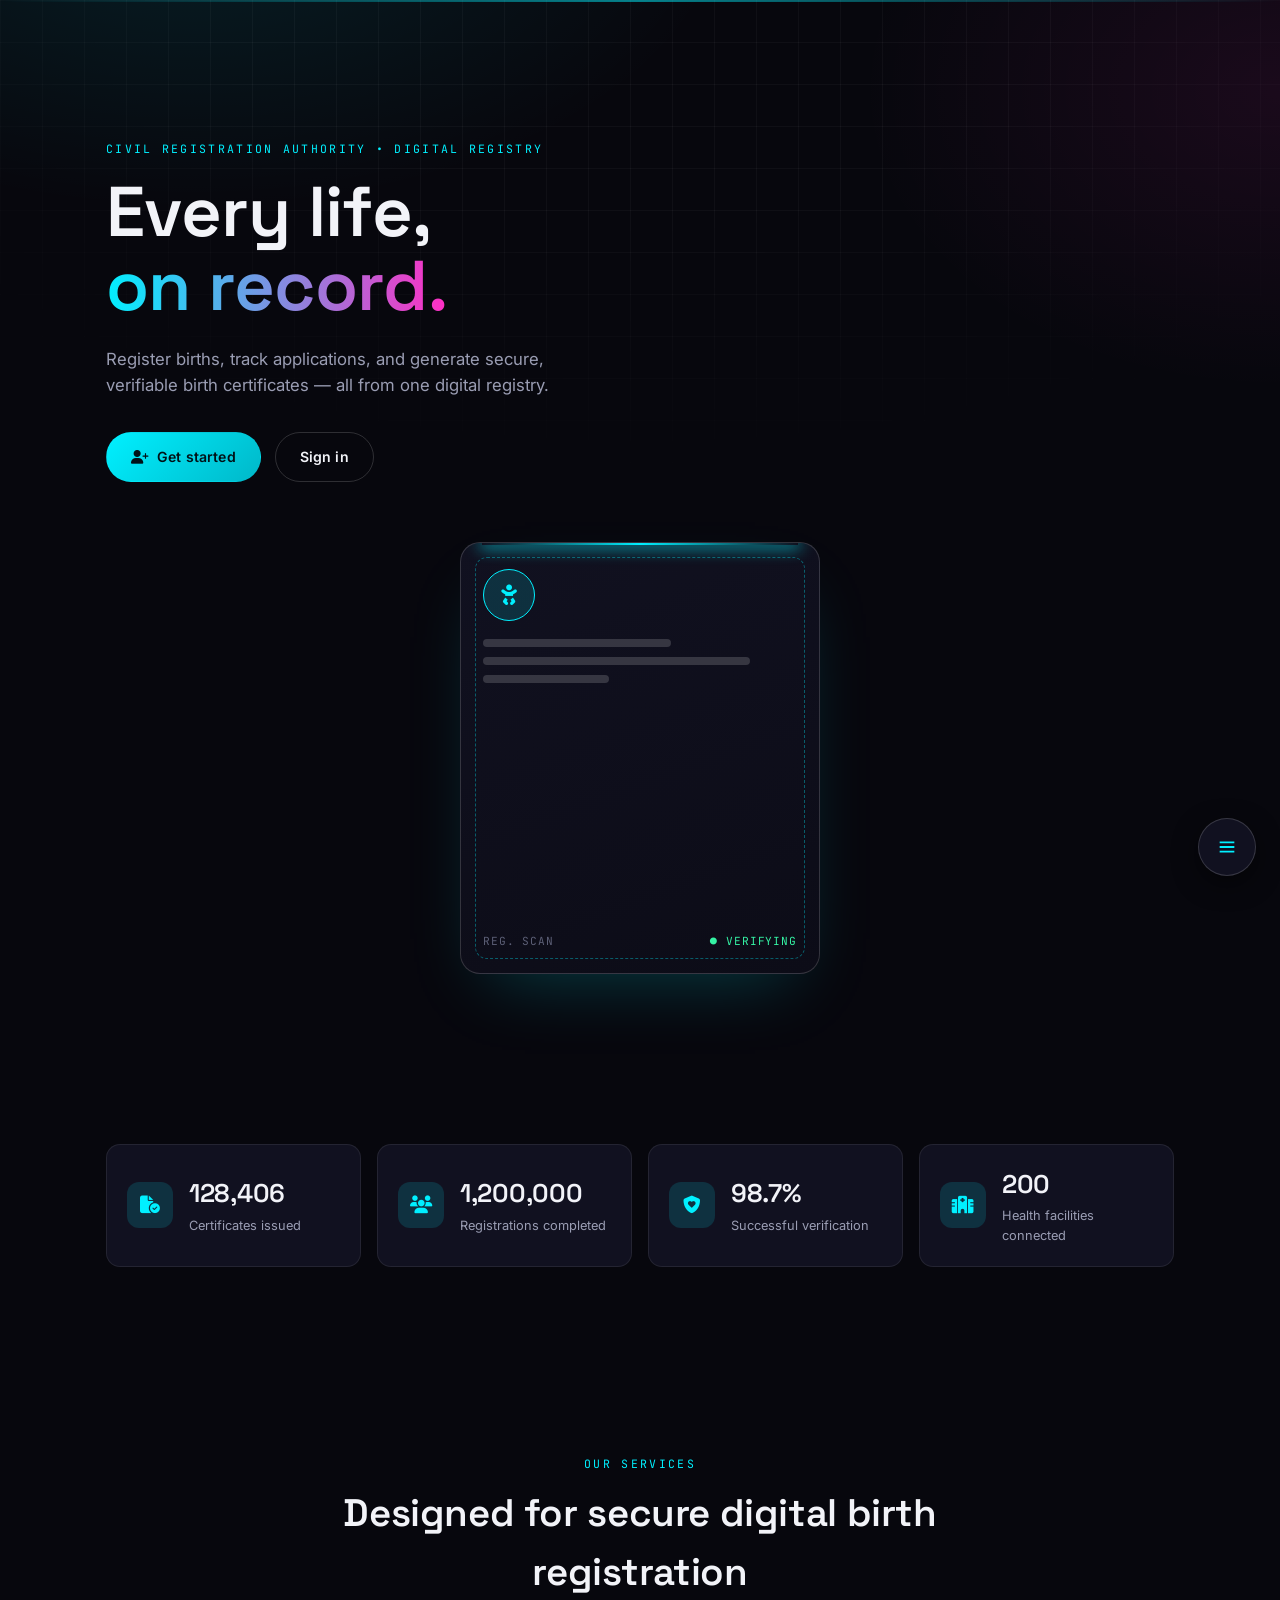
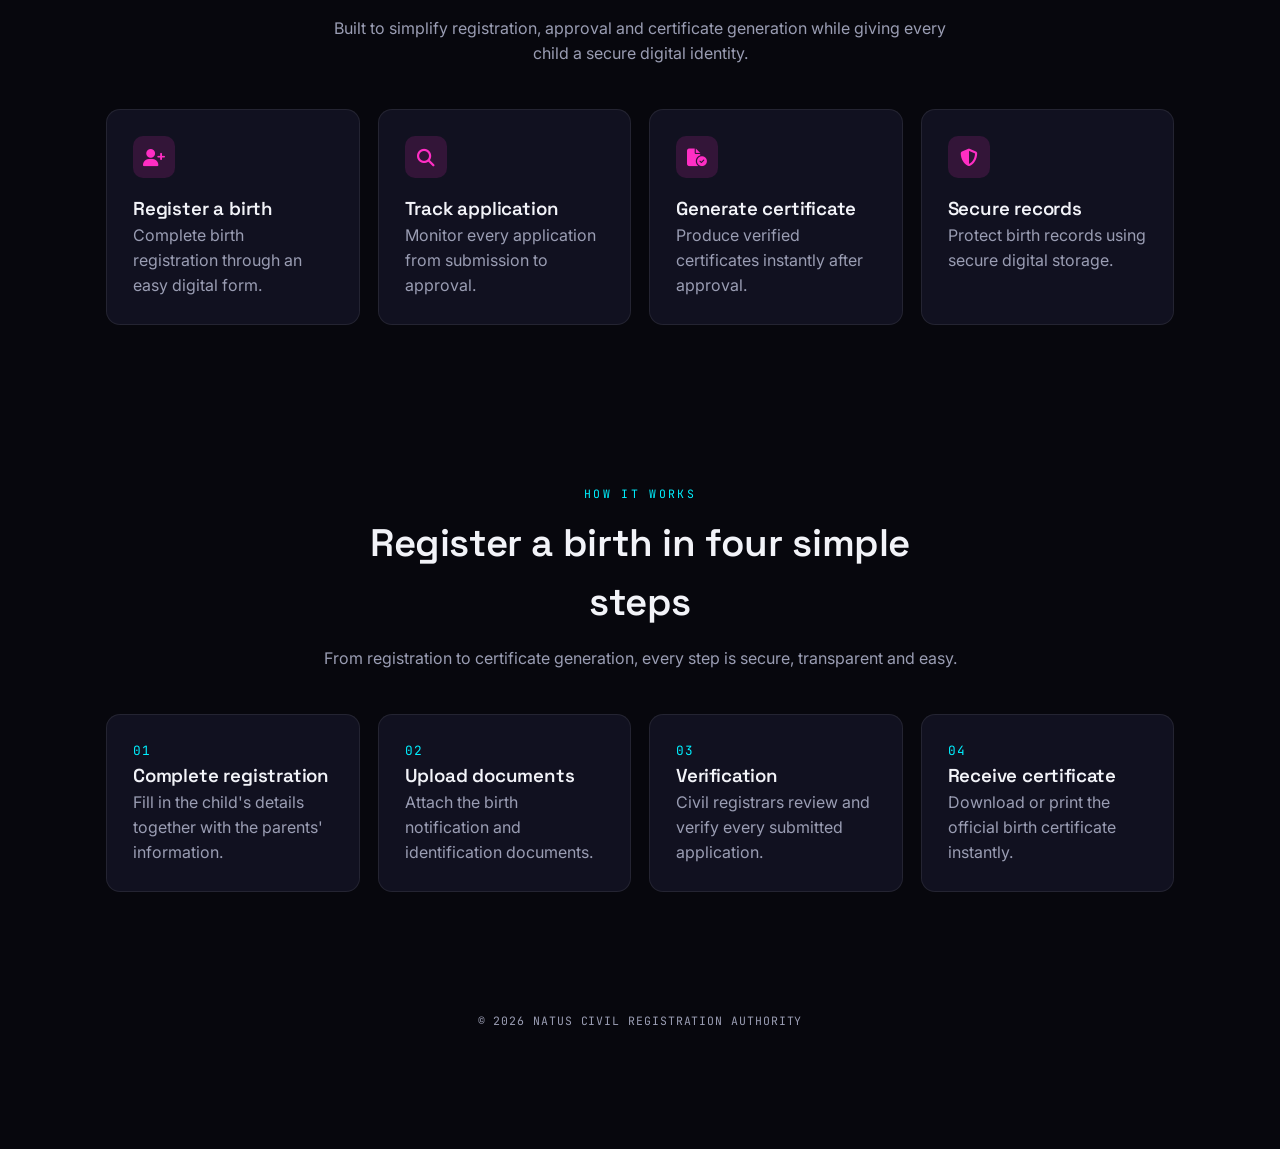
<file: birth/index.html>
<!DOCTYPE html>
<html lang="en">
<head>
<meta charset="UTF-8">
<meta name="viewport" content="width=device-width, initial-scale=1.0">
<title>NATUS | Civil Registration Authority</title>

<!-- Fonts: Space Grotesk carries headlines, Inter is body copy, JetBrains Mono is for "data" (ref numbers, dates) -->
<link rel="preconnect" href="https://fonts.googleapis.com">
<link rel="preconnect" href="https://fonts.gstatic.com" crossorigin>
<link href="https://fonts.googleapis.com/css2?family=Space+Grotesk:wght@500;600;700&family=Inter:wght@400;500;600&family=JetBrains+Mono:wght@400;500&display=swap" rel="stylesheet">
<link rel="stylesheet" href="https://cdnjs.cloudflare.com/ajax/libs/font-awesome/6.7.2/css/all.min.css">

<!-- Shared design system (see file for full section index) -->
<link rel="stylesheet" href="css/style.css">
</head>
<body>

<!-- Fixed neon grid + drifting scan-line behind everything, purely decorative -->
<div class="bg-atmosphere"></div>

<!-- ===================== HERO ===================== --> 
<section class="hero">
    <div class="container">
        <div class="reveal">
            <span class="eyebrow hero-tag">CIVIL REGISTRATION AUTHORITY &bull; DIGITAL REGISTRY</span>
            <h1>Every life,<br><span class="accent">on record.</span></h1>
            <p class="hero-text">
                Register births, track applications, and generate secure,
                verifiable birth certificates — all from one digital registry.
            </p>
            <div class="hero-buttons">
                <a href="signup.html" class="btn btn-primary">
                    <i class="fa-solid fa-user-plus"></i> Get started
                </a>
                <a href="login.html" class="btn btn-ghost">
                    Sign in 
                </a>
            </div>
        </div>

        <!-- Signature visual: an animated "ID scan" card — ties the neon
             theme directly back to the subject (identity verification) -->
        <div class="scan-id reveal">
            <div class="id-icon"><i class="fa-solid fa-baby"></i></div>
            <div class="id-lines"><span></span><span></span><span></span></div>
            <div class="scan-line"></div>
            <div class="id-status">
                <span>REG. SCAN</span>
                <span class="live">&#9679; VERIFYING</span>
            </div>
        </div>
    </div>
</section>

<!-- ===================== STATS ===================== -->
<section class="stats-section">
    <div class="container">
        <div class="stats-container">
            <div class="stat-card reveal">
                <i class="fa-solid fa-file-circle-check"></i>
                <div><h2 class="counter" data-target="128406">0</h2><p>Certificates issued</p></div>
            </div>
            <div class="stat-card reveal">
                <i class="fa-solid fa-users"></i>
                <div><h2 class="counter" data-target="1200000">0</h2><p>Registrations completed</p></div>
            </div>
            <div class="stat-card reveal">
                <i class="fa-solid fa-shield-heart"></i>
                <div><h2>98.7%</h2><p>Successful verification</p></div>
            </div>
            <div class="stat-card reveal">
                <i class="fa-solid fa-hospital"></i>
                <div><h2 class="counter" data-target="200">0</h2><p>Health facilities connected</p></div>
            </div>
        </div>
    </div>
</section>

<!-- ===================== FEATURES ===================== -->
<section class="features">
    <div class="container">
        <div class="section-title reveal">
            <span class="eyebrow">OUR SERVICES</span>
            <h2>Designed for secure digital birth registration</h2>
            <p>Built to simplify registration, approval and certificate generation while giving every child a secure digital identity.</p>
        </div>
        <div class="feature-grid">
            <div class="feature-card reveal">
                <div class="feature-icon"><i class="fa-solid fa-user-plus"></i></div>
                <h3>Register a birth</h3>
                <p>Complete birth registration through an easy digital form.</p>
            </div>
            <div class="feature-card reveal">
                <div class="feature-icon"><i class="fa-solid fa-magnifying-glass"></i></div>
                <h3>Track application</h3>
                <p>Monitor every application from submission to approval.</p>
            </div>
            <div class="feature-card reveal">
                <div class="feature-icon"><i class="fa-solid fa-file-circle-check"></i></div>
                <h3>Generate certificate</h3>
                <p>Produce verified certificates instantly after approval.</p>
            </div>
            <div class="feature-card reveal">
                <div class="feature-icon"><i class="fa-solid fa-shield-halved"></i></div>
                <h3>Secure records</h3>
                <p>Protect birth records using secure digital storage.</p>
            </div>
        </div>
    </div>
</section>

<!-- ===================== PROCESS ===================== -->
<section class="process">
    <div class="container">
        <div class="section-title reveal">
            <span class="eyebrow">HOW IT WORKS</span>
            <h2>Register a birth in four simple steps</h2>
            <p>From registration to certificate generation, every step is secure, transparent and easy.</p>
        </div>
        <div class="process-grid">
            <div class="process-card reveal"><div class="step-number">01</div><h3>Complete registration</h3><p>Fill in the child's details together with the parents' information.</p></div>
            <div class="process-card reveal"><div class="step-number">02</div><h3>Upload documents</h3><p>Attach the birth notification and identification documents.</p></div>
            <div class="process-card reveal"><div class="step-number">03</div><h3>Verification</h3><p>Civil registrars review and verify every submitted application.</p></div>
            <div class="process-card reveal"><div class="step-number">04</div><h3>Receive certificate</h3><p>Download or print the official birth certificate instantly.</p></div>
        </div>
    </div>
</section>

<footer style="padding:40px 0 120px; text-align:center;">
    <p class="mono" style="font-size:.72rem; letter-spacing:.08em;">&copy; 2026 NATUS CIVIL REGISTRATION AUTHORITY</p>
</footer>

<script src="js/app.js"></script>
<script>
    // Floating nav: on the landing page nobody is logged in yet, so we only
    // offer the entry points into the system.
    Natus.nav.init([
        { label: 'Home',    href: 'index.html',  icon: 'fa-house',        current: true },
        { label: 'Sign up',  href: 'signup.html', icon: 'fa-user-plus' },
        { label: 'Sign in',  href: 'login.html',  icon: 'fa-right-to-bracket' },
    ]);

    // Scroll-reveal + animated counters, both defined in app.js
    Natus.fx.initReveal();
    Natus.fx.initCounters();
</script>
</body>
</html>
</file>
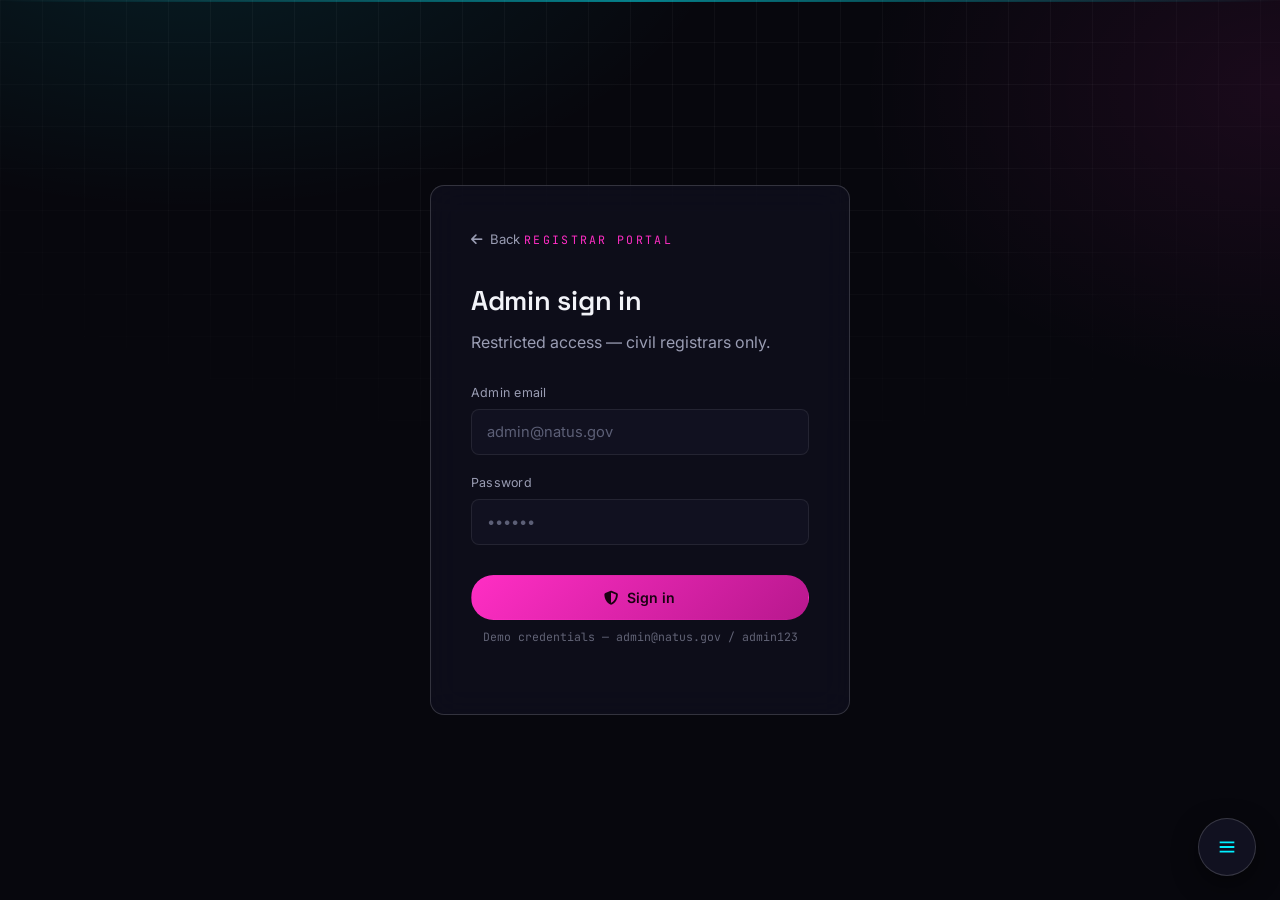
<file: birth/admin-login.html>
<!DOCTYPE html>
<html lang="en">
<head>
<meta charset="UTF-8">
<meta name="viewport" content="width=device-width, initial-scale=1.0">
<title>Admin Sign In | NATUS</title>
<link rel="preconnect" href="https://fonts.googleapis.com">
<link rel="preconnect" href="https://fonts.gstatic.com" crossorigin>
<link href="https://fonts.googleapis.com/css2?family=Space+Grotesk:wght@500;600;700&family=Inter:wght@400;500;600&family=JetBrains+Mono:wght@400;500&display=swap" rel="stylesheet">
<link rel="stylesheet" href="https://cdnjs.cloudflare.com/ajax/libs/font-awesome/6.7.2/css/all.min.css">
<link rel="stylesheet" href="css/style.css">
</head>
<body>
<div class="bg-atmosphere"></div>

<div class="auth-container">
    <div class="auth-card reveal is-visible">
        <a href="login.html" class="back-btn"><i class="fa-solid fa-arrow-left"></i> Back</a>

        <span class="eyebrow" style="color:var(--magenta);">REGISTRAR PORTAL</span>
        <h1 style="margin-top:8px;">Admin sign in</h1>
        <p>Restricted access — civil registrars only.</p>

        <form id="adminLoginForm" novalidate>
            <div class="field">
                <label for="email">Admin email</label>
                <input type="email" id="email" required placeholder="admin@natus.gov">
            </div>
            <div class="field">
                <label for="password">Password</label>
                <input type="password" id="password" required placeholder="&bull;&bull;&bull;&bull;&bull;&bull;">
            </div>
            <div class="field-error" id="formError"></div>
            <button type="submit" class="btn btn-magenta btn-block">
                <i class="fa-solid fa-shield-halved"></i> Sign in
            </button>
        </form>

        <p class="auth-switch" style="font-family:var(--font-mono); font-size:.72rem; opacity:.6;">
            Demo credentials — admin@natus.gov / admin123
        </p>
    </div>
</div>

<script src="js/app.js"></script>
<script>
    Natus.nav.init([
        { label: 'Home',        href: 'index.html', icon: 'fa-house' },
        { label: 'Admin sign in', href: 'admin-login.html', icon: 'fa-shield-halved', current: true },
    ]);

    const form = document.getElementById('adminLoginForm');
    const errorEl = document.getElementById('formError');

    form.addEventListener('submit', (e) => {
        e.preventDefault();
        errorEl.textContent = '';
        const email = document.getElementById('email').value.trim();
        const password = document.getElementById('password').value;

        try {
            const user = Natus.auth.adminLogin(email, password);
            Natus.toast(`Welcome, ${user.name.split(' ')[0]}.`, 'ok');
            setTimeout(() => { window.location.href = 'admindash.html'; }, 600);
        } catch (err){
            errorEl.textContent = err.message;
        }
    });
</script>
</body>
</html>
</file>
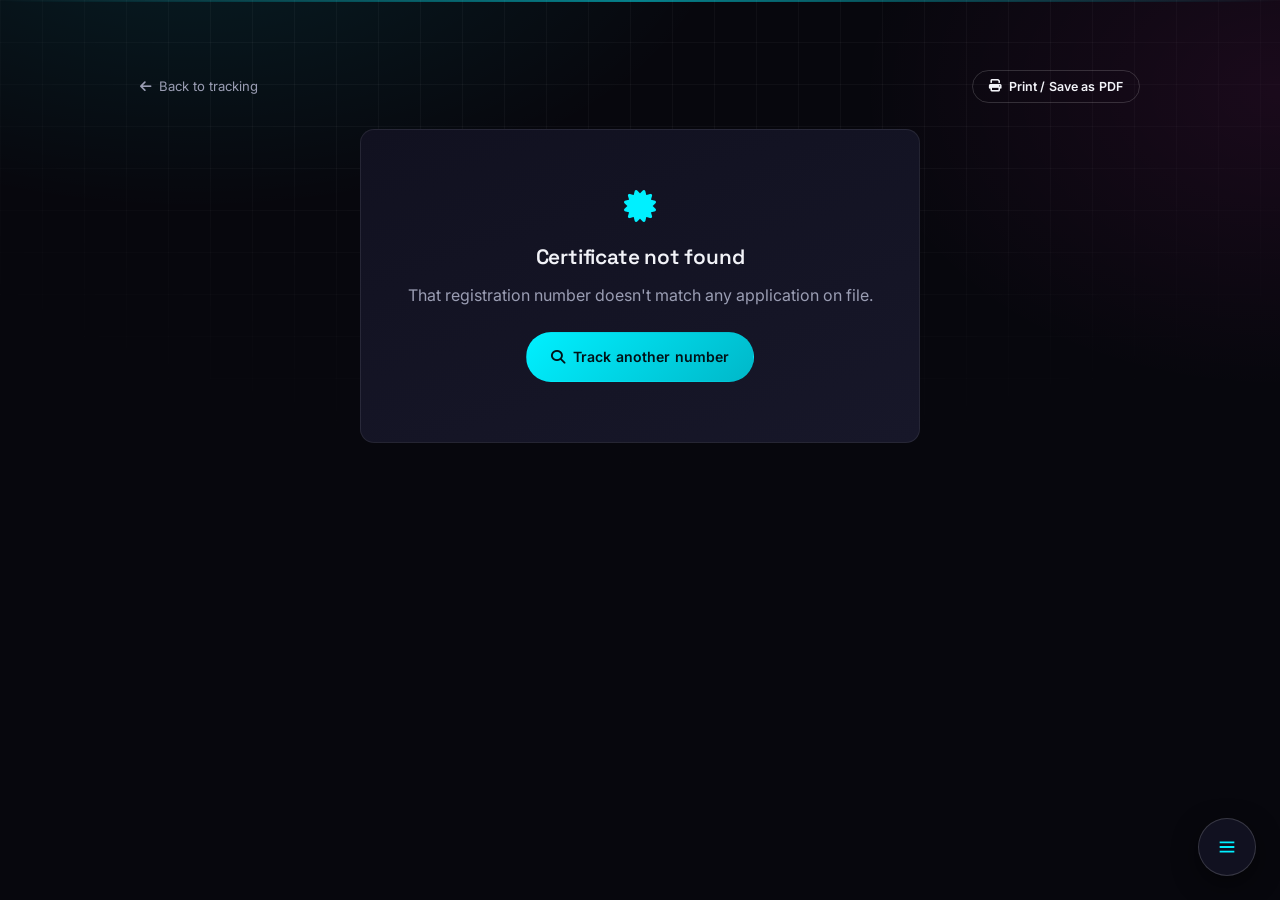
<file: birth/certificate.html>
<!DOCTYPE html>
<html lang="en">
<head>
<meta charset="UTF-8">
<meta name="viewport" content="width=device-width, initial-scale=1.0">
<title>Certificate | NATUS</title>
<link rel="preconnect" href="https://fonts.googleapis.com">
<link rel="preconnect" href="https://fonts.gstatic.com" crossorigin>
<link href="https://fonts.googleapis.com/css2?family=Space+Grotesk:wght@500;600;700&family=Inter:wght@400;500;600&family=JetBrains+Mono:wght@400;500&family=Playfair+Display:wght@600;700;800&family=Cormorant+Garamond:ital,wght@500;600;700&display=swap" rel="stylesheet">
<link rel="stylesheet" href="https://cdnjs.cloudflare.com/ajax/libs/font-awesome/6.7.2/css/all.min.css">
<link rel="stylesheet" href="css/style.css">
</head>
<body>
<div class="bg-atmosphere"></div>

<main class="cert-page">
    <div class="cert-toolbar reveal is-visible">
        <a href="records.html" class="back-btn"><i class="fa-solid fa-arrow-left"></i> Back to tracking</a>
        <button class="btn btn-ghost btn-sm" id="printBtn"><i class="fa-solid fa-print"></i> Print / Save as PDF</button>
    </div>
    <div id="certRoot"></div>
</main>

<script src="js/app.js"></script>
<script>
    const session = Natus.auth.getSession();
    Natus.nav.init(session
        ? (session.role === 'admin'
            ? [{ label:'Dashboard', href:'admindash.html', icon:'fa-chart-line' }, { label:'Records', href:'records.html', icon:'fa-box-archive' }]
            : [{ label:'Dashboard', href:'userdash.html', icon:'fa-house' }, { label:'Track status', href:'records.html', icon:'fa-magnifying-glass' }])
        : [{ label:'Home', href:'index.html', icon:'fa-house' }, { label:'Track status', href:'records.html', icon:'fa-magnifying-glass' }]);

    // spells out a date the way formal registry documents usually do,
    // e.g. "18th day of July, Two Thousand and Twenty-Six"
    const MONTHS = ['January','February','March','April','May','June','July','August','September','October','November','December'];
    const ONES = ['','one','two','three','four','five','six','seven','eight','nine','ten','eleven','twelve','thirteen','fourteen','fifteen','sixteen','seventeen','eighteen','nineteen'];
    const TENS = ['','','twenty','thirty','forty','fifty','sixty','seventy','eighty','ninety'];

    function ordinal(n){
        const v = n % 100;
        if (v >= 11 && v <= 13) return n + 'th';
        return n + (['th','st','nd','rd'][n % 10] || 'th');
    }
    function twoDigitWords(n){
        if (n < 20) return ONES[n];
        return TENS[Math.floor(n / 10)] + (n % 10 ? '-' + ONES[n % 10] : '');
    }
    function yearInWords(year){
        const thousands = Math.floor(year / 1000);
        const rest = year % 1000;
        const hundreds = Math.floor(rest / 100);
        const tail = rest % 100;
        let words = twoDigitWords(thousands) + ' thousand';
        if (hundreds) words += ' ' + ONES[hundreds] + ' hundred';
        if (tail) words += ' and ' + twoDigitWords(tail);
        return words.split(' ').map(w => w === 'and' ? w : w[0].toUpperCase() + w.slice(1)).join(' ');
    }
    function formatDob(dob){
        const d = new Date(dob + 'T00:00:00');
        return `${ordinal(d.getDate())} day of ${MONTHS[d.getMonth()]}, ${yearInWords(d.getFullYear())}`;
    }

    const ref = (new URLSearchParams(location.search).get('ref') || '').toUpperCase();
    const record = ref ? Natus.db.findApplication(ref) : null;
    const root = document.getElementById('certRoot');

    if (!record || record.status !== 'approved'){
        root.innerHTML = `
            <div class="card cert-unavailable reveal is-visible">
                <i class="fa-solid fa-certificate" style="font-size:2rem; color:var(--cyan);"></i>
                <h2 style="margin-top:16px; font-size:1.3rem;">${!record ? 'Certificate not found' : 'Certificate not yet available'}</h2>
                <p style="margin-top:10px;">${!record
                    ? "That registration number doesn't match any application on file."
                    : `This application is still ${record.status}. A certificate is issued once the registry approves it.`}</p>
                <a href="records.html" class="btn btn-primary" style="margin-top:24px;"><i class="fa-solid fa-magnifying-glass"></i> Track another number</a>
            </div>`;
    } else {
        const issuedDate = new Date(record.submittedAt);
        root.innerHTML = `
            <div class="cert-sheet reveal is-visible">
                <div class="cert-spine">
                    <div class="cert-mark"></div>
                    <div class="cert-vertical">Civil Registration Authority &middot; Republic Registry</div>
                    <div class="cert-seal"><i class="fa-solid fa-dove"></i></div>
                </div>
                <div class="cert-main">
                    <div class="cert-header">
                        <span class="authority">NATUS &middot; Office of Vital Records</span>
                        <span class="regno mono">${record.regNo}</span>
                    </div>
                    <div class="cert-title">
                        <span class="kicker">Extract of the civil register</span>
                        <h1>Certificate of Birth</h1>
                        <div class="rule"></div>
                    </div>
                    <p class="cert-narrative">
                        <span class="drop">T</span>his is to certify that <strong>${record.childFirstName} ${record.childLastName}</strong>
                        was born a ${record.gender ? record.gender.toLowerCase() : ''} child on the ${formatDob(record.dob)},
                        at <strong>${record.hospital || 'a registered facility'}</strong>, to
                        <strong>${record.motherName || '—'}</strong> and <strong>${record.fatherName || '—'}</strong>,
                        and that this birth stands duly entered in the civil register of the Republic under the
                        reference shown above.
                    </p>
                    <div class="cert-fields">
                        <div class="f"><span>Date of birth</span><strong>${record.dob || '—'}</strong></div>
                        <div class="f"><span>Gender</span><strong>${record.gender || '—'}</strong></div>
                        <div class="f"><span>Place of birth</span><strong>${record.hospital || '—'}</strong></div>
                    </div>
                    <div class="cert-footer">
                        <span class="issued">Issued ${issuedDate.toLocaleDateString(undefined, { year:'numeric', month:'long', day:'numeric' })}</span>
                        <div class="signature">
                            <div class="sig-name">R. Adeyemi</div>
                            <div class="sig-line"></div>
                            <div class="sig-role">Registrar, NATUS</div>
                        </div>
                    </div>
                </div>
            </div>`;
    }

    document.getElementById('printBtn').addEventListener('click', () => window.print());
</script>
</body>
</html>
</file>
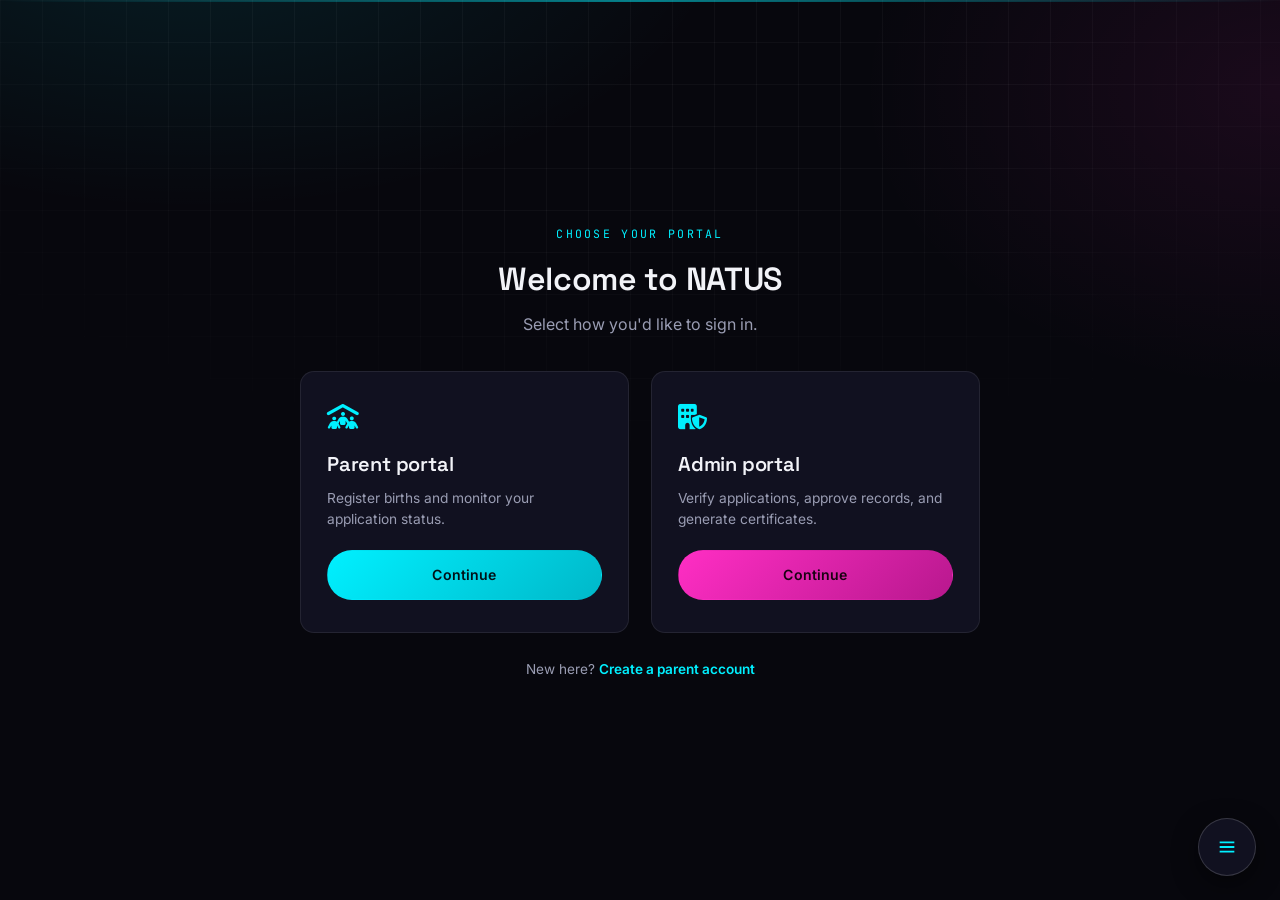
<file: birth/login.html>
<!DOCTYPE html>
<html lang="en">
<head>
<meta charset="UTF-8">
<meta name="viewport" content="width=device-width, initial-scale=1.0">
<title>Sign in | NATUS</title>
<link rel="preconnect" href="https://fonts.googleapis.com">
<link rel="preconnect" href="https://fonts.gstatic.com" crossorigin>
<link href="https://fonts.googleapis.com/css2?family=Space+Grotesk:wght@500;600;700&family=Inter:wght@400;500;600&family=JetBrains+Mono:wght@400;500&display=swap" rel="stylesheet">
<link rel="stylesheet" href="https://cdnjs.cloudflare.com/ajax/libs/font-awesome/6.7.2/css/all.min.css">
<link rel="stylesheet" href="css/style.css">
</head>
<body>
<div class="bg-atmosphere"></div>

<div class="auth-container">
    <div style="width:min(680px, 100%);">
        <div class="reveal is-visible" style="text-align:center; margin-bottom:10px;">
            <span class="eyebrow">CHOOSE YOUR PORTAL</span>
            <h1 style="margin-top:10px; font-size:2rem;">Welcome to NATUS</h1>
            <p style="margin-top:8px;">Select how you'd like to sign in.</p>
        </div>

        <div class="portal-grid">
            <!-- Parent / applicant portal -->
            <div class="portal-card reveal is-visible">
                <i class="fa-solid fa-people-roof"></i>
                <h2>Parent portal</h2>
                <p>Register births and monitor your application status.</p>
                <a href="parentlog.html" class="btn btn-primary btn-block">Continue</a>
            </div>

            <!-- Registrar / admin portal -->
            <div class="portal-card reveal is-visible">
                <i class="fa-solid fa-building-shield"></i>
                <h2>Admin portal</h2>
                <p>Verify applications, approve records, and generate certificates.</p>
                <a href="admin-login.html" class="btn btn-magenta btn-block">Continue</a>
            </div>
        </div>

        <p style="text-align:center; margin-top:26px; font-size:.85rem;">
            New here? <a href="signup.html" style="color:var(--cyan); font-weight:600;">Create a parent account</a>
        </p>
    </div>
</div>

<script src="js/app.js"></script>
<script>
    Natus.nav.init([
        { label: 'Home',    href: 'index.html', icon: 'fa-house' },
        { label: 'Sign up',  href: 'signup.html', icon: 'fa-user-plus' },
        { label: 'Sign in',  href: 'login.html',  icon: 'fa-right-to-bracket', current: true },
    ]);
</script>
</body>
</html>
</file>
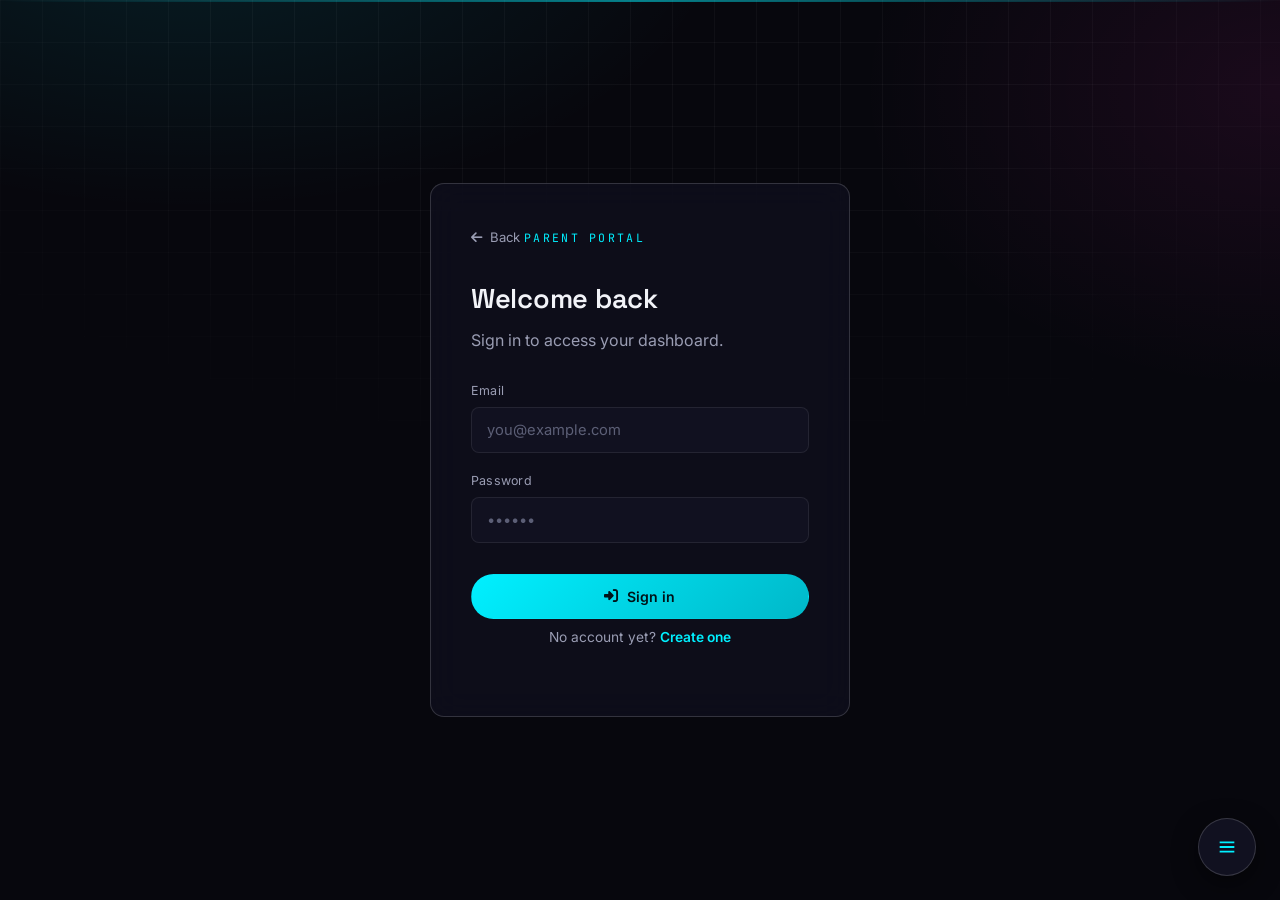
<file: birth/parentlog.html>
<!DOCTYPE html>
<html lang="en">
<head>
<meta charset="UTF-8">
<meta name="viewport" content="width=device-width, initial-scale=1.0">
<title>Parent Sign In | NATUS</title>
<link rel="preconnect" href="https://fonts.googleapis.com">
<link rel="preconnect" href="https://fonts.gstatic.com" crossorigin>
<link href="https://fonts.googleapis.com/css2?family=Space+Grotesk:wght@500;600;700&family=Inter:wght@400;500;600&family=JetBrains+Mono:wght@400;500&display=swap" rel="stylesheet">
<link rel="stylesheet" href="https://cdnjs.cloudflare.com/ajax/libs/font-awesome/6.7.2/css/all.min.css">
<link rel="stylesheet" href="css/style.css">
</head>
<body>
<div class="bg-atmosphere"></div>

<div class="auth-container">
    <div class="auth-card reveal is-visible">
        <a href="login.html" class="back-btn"><i class="fa-solid fa-arrow-left"></i> Back</a>

        <span class="eyebrow">PARENT PORTAL</span>
        <h1 style="margin-top:8px;">Welcome back</h1>
        <p>Sign in to access your dashboard.</p>

        <form id="loginForm" novalidate>
            <div class="field">
                <label for="email">Email</label>
                <input type="email" id="email" required placeholder="you@example.com">
            </div>
            <div class="field">
                <label for="password">Password</label>
                <input type="password" id="password" required placeholder="&bull;&bull;&bull;&bull;&bull;&bull;">
            </div>
            <div class="field-error" id="formError"></div>
            <button type="submit" class="btn btn-primary btn-block">
                <i class="fa-solid fa-right-to-bracket"></i> Sign in
            </button>
        </form>

        <p class="auth-switch">No account yet? <a href="signup.html">Create one</a></p>
    </div>
</div>

<script src="js/app.js"></script>
<script>
    Natus.nav.init([
        { label: 'Home',    href: 'index.html', icon: 'fa-house' },
        { label: 'Sign up',  href: 'signup.html', icon: 'fa-user-plus' },
        { label: 'Sign in',  href: 'login.html',  icon: 'fa-right-to-bracket', current: true },
    ]);

    const form = document.getElementById('loginForm');
    const errorEl = document.getElementById('formError');

    form.addEventListener('submit', (e) => {
        e.preventDefault();
        errorEl.textContent = '';
        const email = document.getElementById('email').value.trim();
        const password = document.getElementById('password').value;

        try {
            const user = Natus.auth.login(email, password);
            Natus.toast(`Welcome back, ${user.name.split(' ')[0]}!`, 'ok');
            setTimeout(() => { window.location.href = 'userdash.html'; }, 600);
        } catch (err){
            errorEl.textContent = err.message;
        }
    });
</script>
</body>
</html>
</file>
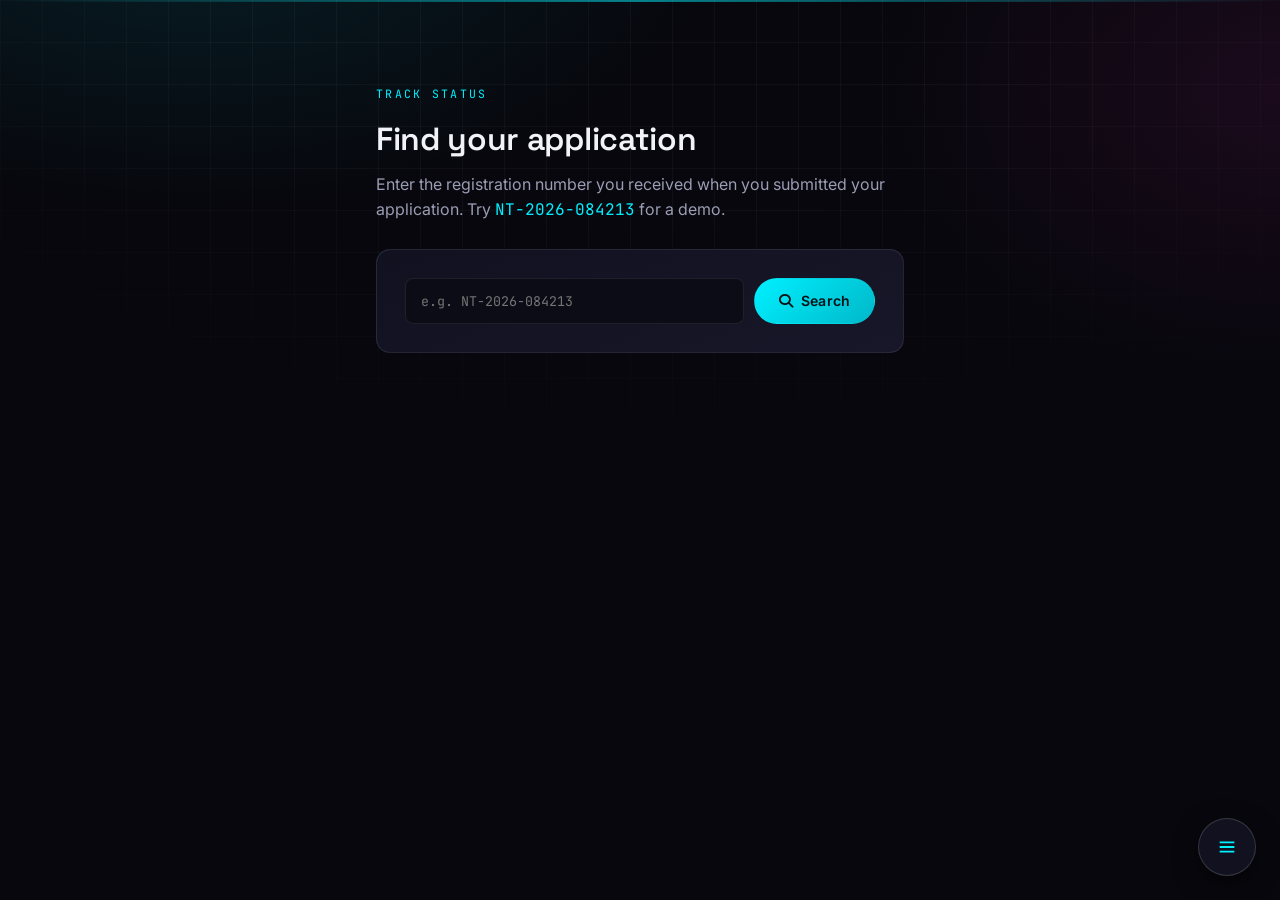
<file: birth/records.html>
<!DOCTYPE html>
<html lang="en">
<head>
<meta charset="UTF-8">
<meta name="viewport" content="width=device-width, initial-scale=1.0">
<title>Track Application | NATUS</title>
<link rel="preconnect" href="https://fonts.googleapis.com">
<link rel="preconnect" href="https://fonts.gstatic.com" crossorigin>
<link href="https://fonts.googleapis.com/css2?family=Space+Grotesk:wght@500;600;700&family=Inter:wght@400;500;600&family=JetBrains+Mono:wght@400;500&display=swap" rel="stylesheet">
<link rel="stylesheet" href="https://cdnjs.cloudflare.com/ajax/libs/font-awesome/6.7.2/css/all.min.css">
<link rel="stylesheet" href="css/style.css">
<style>
    /* Page-specific: a small vertical status timeline for one record */
    .timeline{ margin-top: 34px; position: relative; padding-left: 30px; }
    .timeline::before{ content:''; position:absolute; left:8px; top:4px; bottom:4px; width:2px; background:var(--border-strong); }
    .t-item{ position: relative; padding-bottom: 30px; }
    .t-item:last-child{ padding-bottom: 0; }
    .t-item::before{
        content:''; position:absolute; left:-30px; top:2px; width:18px; height:18px; border-radius:50%;
        background: var(--surface); border: 2px solid var(--border-strong);
    }
    .t-item.done::before{ background: var(--ok); border-color: var(--ok); box-shadow: 0 0 10px rgba(53,242,164,.5); }
    .t-item.rejected::before{ background: var(--danger); border-color: var(--danger); }
    .t-item.current::before{ background: var(--cyan); border-color: var(--cyan); box-shadow: 0 0 0 5px rgba(0,240,255,.15); }
    .t-item h4{ font-size: 1rem; }
    .t-item .date{ font-family: var(--font-mono); font-size: .75rem; color: var(--text-faint); margin-top: 3px; }
    .t-item p{ margin-top: 6px; font-size: .85rem; max-width: 44ch; }
</style>
</head>
<body>
<div class="bg-atmosphere"></div>

<main class="container" style="padding-top:80px; padding-bottom:120px; max-width:640px;">
    <div class="reveal is-visible">
        <span class="eyebrow">TRACK STATUS</span>
        <h1 style="margin-top:10px; font-size:2rem;">Find your application</h1>
        <p style="margin-top:8px;">
            Enter the registration number you received when you submitted your application.
            Try <span class="mono" style="color:var(--cyan);">NT-2026-084213</span> for a demo.
        </p>
    </div>

    <div class="card card-glow reveal is-visible" style="margin-top:26px;">
        <div style="display:flex; gap:10px;">
            <input type="text" id="trackInput" placeholder="e.g. NT-2026-084213"
                   style="flex:1; background:var(--bg-soft); border:1px solid var(--border); color:var(--text); padding:13px 15px; border-radius:var(--radius-sm); font-family:var(--font-mono);">
            <button class="btn btn-primary" id="trackBtn"><i class="fa-solid fa-magnifying-glass"></i> Search</button>
        </div>
        <div id="trackResult"></div>
    </div>
</main>

<script src="js/app.js"></script>
<script>
    // This page is public — a parent tracking a record doesn't need an
    // account, and an admin browsing here doesn't need re-authenticating.
    // We build the nav to match whoever (if anyone) is currently signed in.
    const session = Natus.auth.getSession();
    const navLinks = session
        ? (session.role === 'admin'
            ? [{ label:'Dashboard', href:'admindash.html', icon:'fa-chart-line' },
               { label:'Records', href:'records.html', icon:'fa-box-archive', current:true },
               { label:'Reports', href:'reports.html', icon:'fa-file-lines' }]
            : [{ label:'Dashboard', href:'userdash.html', icon:'fa-house' },
               { label:'Register a birth', href:'register.html', icon:'fa-file-circle-plus' },
               { label:'Track status', href:'records.html', icon:'fa-magnifying-glass', current:true }])
        : [{ label:'Home', href:'index.html', icon:'fa-house' },
           { label:'Sign in', href:'login.html', icon:'fa-right-to-bracket' },
           { label:'Track status', href:'records.html', icon:'fa-magnifying-glass', current:true }];
    Natus.nav.init(navLinks);

    const input = document.getElementById('trackInput');
    const btn = document.getElementById('trackBtn');
    const result = document.getElementById('trackResult');

    function search(){
        const val = input.value.trim().toUpperCase();
        const rec = Natus.db.findApplication(val);

        if (!rec){
            result.innerHTML = `<p style="text-align:center; margin-top:30px;">No application found for that reference number. Double-check and try again.</p>`;
            return;
        }

        const stages = [
            { key:'submitted', label:'Submitted', desc:'Registration received by the registry.' },
            { key:'review',    label:'Under review', desc:'A registrar is verifying the submission.' },
            { key:'decided',   label: rec.status === 'rejected' ? 'Rejected' : 'Verified', desc: rec.status === 'rejected' ? 'The submission needs correction — contact your registration center.' : 'Details confirmed and entered into the civil registry.' },
            { key:'issued',    label:'Certificate issued', desc:'Certificate is ready to download or collect.' },
        ];
        // map status -> how many stages are "done"
        const doneCount = rec.status === 'pending' ? 1 : rec.status === 'rejected' ? 2 : 4;

        result.innerHTML = `
            <div style="margin-top:30px; display:flex; justify-content:space-between; align-items:baseline;">
                <div><h3 style="font-size:1.15rem;">${rec.childFirstName} ${rec.childLastName}</h3><span class="ref mono" style="color:var(--cyan); font-size:.8rem;">${rec.regNo}</span></div>
                <span class="badge ${rec.status}">${rec.status}</span>
            </div>
            <div class="timeline">
                ${stages.map((s,i) => {
                    const cls = rec.status === 'rejected' && i === 2 ? 'rejected'
                              : i < doneCount ? 'done'
                              : i === doneCount && rec.status === 'pending' ? 'current' : '';
                    return `<div class="t-item ${cls}"><h4>${s.label}</h4><div class="date">${i < doneCount ? new Date(rec.submittedAt).toLocaleDateString() : 'Pending'}</div><p>${s.desc}</p></div>`;
                }).join('')}
            </div>
            ${rec.status === 'approved' ? `<a href="certificate.html?ref=${rec.regNo}" class="btn btn-primary btn-block" style="margin-top:24px;"><i class="fa-solid fa-certificate"></i> View certificate</a>` : ''}
        `;
    }

    btn.addEventListener('click', search);
    input.addEventListener('keydown', (e) => { if (e.key === 'Enter') search(); });
</script>
</body>
</html>
</file>
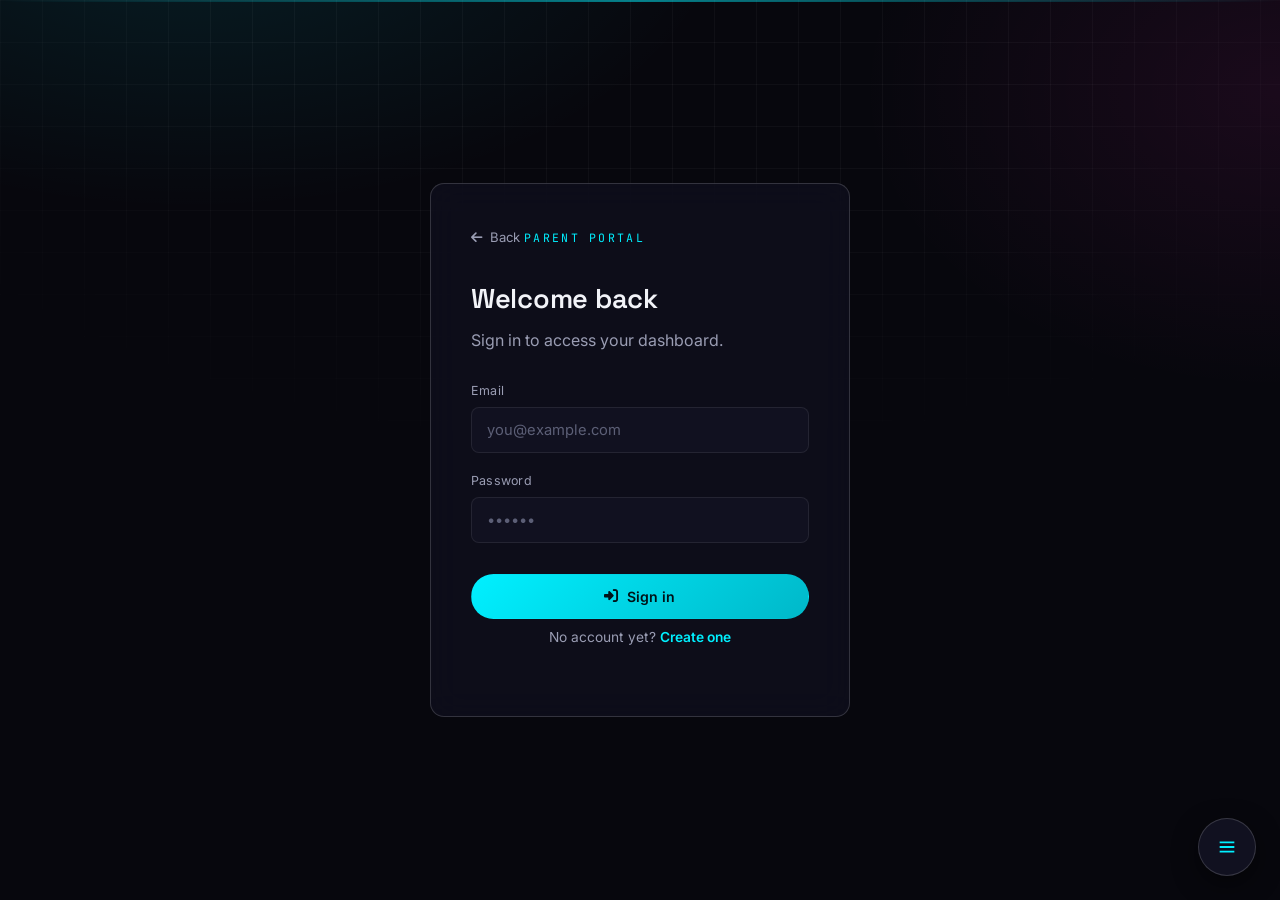
<file: birth/register.html>
<!DOCTYPE html>
<html lang="en">
<head>
<meta charset="UTF-8">
<meta name="viewport" content="width=device-width, initial-scale=1.0">
<title>Birth Registration | NATUS</title>
<link rel="preconnect" href="https://fonts.googleapis.com">
<link rel="preconnect" href="https://fonts.gstatic.com" crossorigin>
<link href="https://fonts.googleapis.com/css2?family=Space+Grotesk:wght@500;600;700&family=Inter:wght@400;500;600&family=JetBrains+Mono:wght@400;500&display=swap" rel="stylesheet">
<link rel="stylesheet" href="https://cdnjs.cloudflare.com/ajax/libs/font-awesome/6.7.2/css/all.min.css">
<link rel="stylesheet" href="css/style.css">
</head>
<body>
<div class="bg-atmosphere"></div>

<main class="container" style="padding-top:70px; padding-bottom:120px; max-width:760px;">

    <div class="reveal is-visible" style="margin-bottom:34px;">
        <span class="eyebrow">NEW APPLICATION</span>
        <h1 style="margin-top:10px; font-size:2rem;">Birth registration</h1>
        <p style="margin-top:8px;">Complete the information below to register a birth.</p>
    </div>

    <!-- The full form, submitted in one go and saved as a "pending" application -->
    <form id="birthForm" class="card card-glow" novalidate>

        <div class="form-section">
            <h2><i class="fa-solid fa-baby" style="color:var(--cyan); margin-right:8px;"></i>Child information</h2>
            <div class="form-grid">
                <div class="field"><label>First name</label><input type="text" id="childFirstName" required></div>
                <div class="field"><label>Middle name</label><input type="text" id="childMiddleName"></div>
                <div class="field"><label>Last name</label><input type="text" id="childLastName" required></div>
                <div class="field">
                    <label>Gender</label>
                    <select id="gender"><option>Female</option><option>Male</option></select>
                </div>
                <div class="field"><label>Date of birth</label><input type="date" id="dob" required></div>
                <div class="field"><label>Time of birth</label><input type="time" id="birthTime"></div>
            </div>
        </div>

        <div class="form-section">
            <h2><i class="fa-solid fa-people-roof" style="color:var(--cyan); margin-right:8px;"></i>Parents information</h2>
            <div class="form-grid">
                <div class="field"><label>Mother's full name</label><input type="text" id="motherName" required></div>
                <div class="field"><label>Father's full name</label><input type="text" id="fatherName" required></div>
                <div class="field"><label>Mother's nationality</label><input type="text" id="motherNationality" required></div>
                <div class="field"><label>Father's nationality</label><input type="text" id="fatherNationality" required></div>
                <div class="field"><label>Mother's date of birth</label><input type="date" id="motherDOB"></div>
                <div class="field"><label>Father's date of birth</label><input type="date" id="fatherDOB"></div>
                <div class="field"><label>Mother's national ID</label><input type="text" id="motherID"></div>
                <div class="field"><label>Father's national ID</label><input type="text" id="fatherID"></div>
            </div>
        </div>

        <div class="form-section" style="margin-bottom:10px;">
            <h2><i class="fa-solid fa-hospital" style="color:var(--cyan); margin-right:8px;"></i>Birth details</h2>
            <div class="form-grid">
                <div class="field full"><label>Hospital / place of birth</label><input type="text" id="hospital" required></div>
                <div class="field"><label>Doctor / midwife</label><input type="text" id="doctor"></div>
                <div class="field"><label>Birth weight (kg)</label><input type="number" id="weight" step="0.1"></div>
                <div class="field">
                    <label>Birth type</label>
                    <select id="birthType"><option>Single</option><option>Twins</option><option>Triplets</option></select>
                </div>
            </div>
        </div>

        <button type="submit" class="btn btn-primary btn-block submit-btn">
            <i class="fa-solid fa-paper-plane"></i> Submit registration
        </button>
    </form>

    <!-- Success state, shown in place of the form after submission -->
    <div class="card card-glow" id="successCard" style="display:none; text-align:center;">
        <div class="seal-wrap"><i class="fa-solid fa-shield-heart" id="seal" style="font-size:4rem; color:var(--ok);"></i></div>
        <h2>Registration submitted</h2>
        <p style="margin-top:8px; max-width:40ch; margin-inline:auto;">
            A registrar will verify the details, typically within two working days. Save your reference number to track progress.
        </p>
        <p class="mono" style="margin-top:18px; font-size:1.4rem; color:var(--cyan);" id="refDisplay"></p>
        <a href="userdash.html" class="btn btn-ghost" style="margin-top:20px;">Go to my dashboard</a>
    </div>
</main>

<script src="js/app.js"></script>
<script>
    // This page requires a logged-in parent — bounce to login otherwise.
    const session = Natus.auth.requireRole('parent');

    // Natus.nav.init appends a "log out" entry automatically whenever a
    // session exists, so we only list the real navigation destinations here.
    Natus.nav.init([
        { label: 'Dashboard',        href: 'userdash.html', icon: 'fa-house' },
        { label: 'Register a birth', href: 'register.html', icon: 'fa-file-circle-plus', current: true },
    ]);

    const form = document.getElementById('birthForm');
    const successCard = document.getElementById('successCard');

    form.addEventListener('submit', (e) => {
        e.preventDefault();
        const val = id => document.getElementById(id).value.trim();

        // Basic required-field check across the whole form before saving
        const required = ['childFirstName','childLastName','dob','motherName','fatherName','motherNationality','fatherNationality','hospital'];
        const missing = required.find(id => !val(id));
        if (missing){
            Natus.toast('Please fill in all required fields.', 'error');
            document.getElementById(missing).focus();
            return;
        }

        const record = Natus.db.createApplication({
            ownerEmail: session.email,
            childFirstName: val('childFirstName'),
            childMiddleName: val('childMiddleName'),
            childLastName: val('childLastName'),
            gender: val('gender'),
            dob: val('dob'),
            birthTime: val('birthTime'),
            motherName: val('motherName'),
            fatherName: val('fatherName'),
            motherNationality: val('motherNationality'),
            fatherNationality: val('fatherNationality'),
            motherDOB: val('motherDOB'),
            fatherDOB: val('fatherDOB'),
            motherID: val('motherID'),
            fatherID: val('fatherID'),
            hospital: val('hospital'),
            doctor: val('doctor'),
            weight: val('weight'),
            birthType: val('birthType')
        });

        form.style.display = 'none';
        successCard.style.display = 'block';
        document.getElementById('refDisplay').textContent = record.regNo;
        requestAnimationFrame(() => document.getElementById('seal').classList.add('stamp-in'));
        Natus.toast('Registration submitted successfully.', 'ok');
    });
</script>
</body>
</html>
</file>
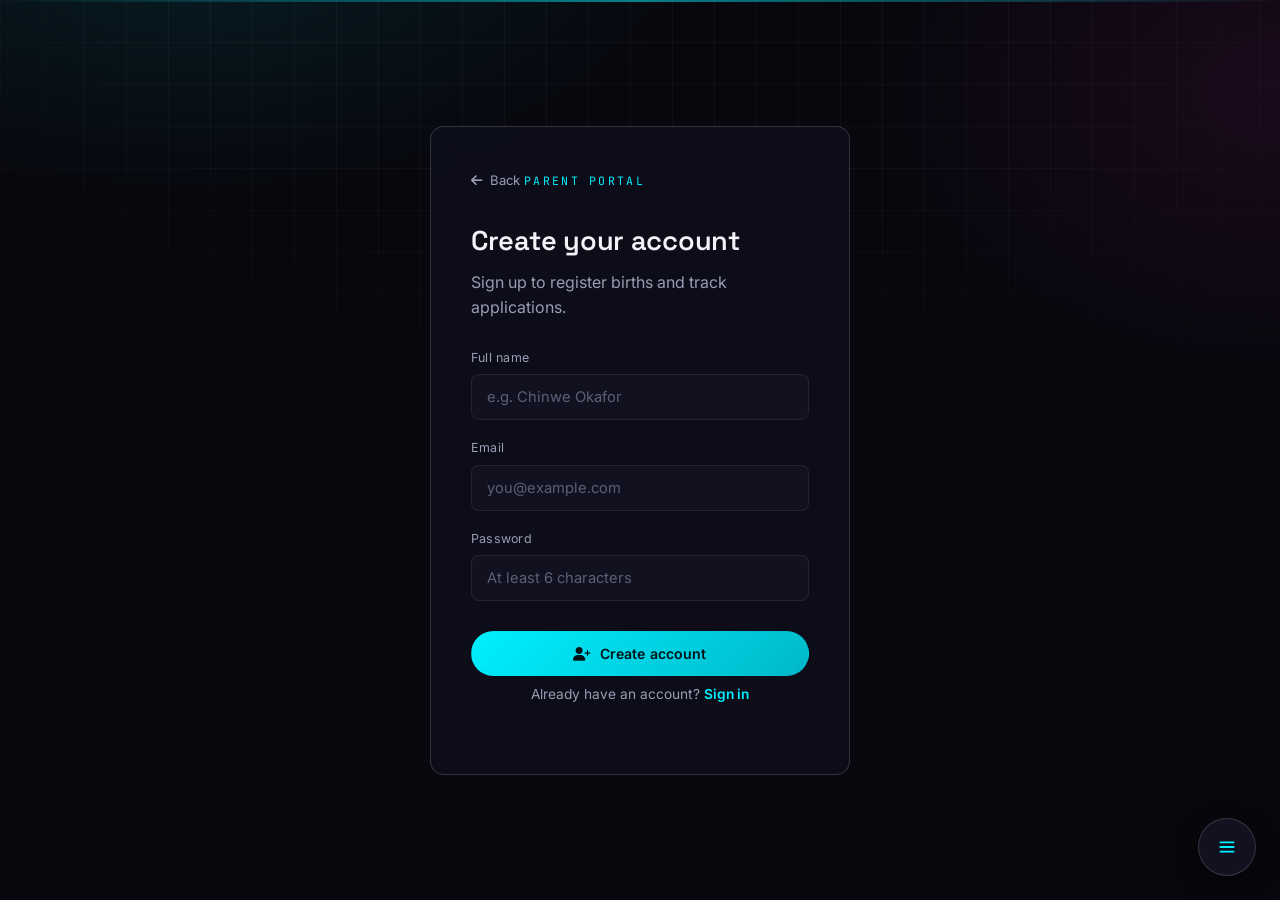
<file: birth/signup.html>
<!DOCTYPE html>
<html lang="en">
<head>
<meta charset="UTF-8">
<meta name="viewport" content="width=device-width, initial-scale=1.0">
<title>Create Account | NATUS</title>
<link rel="preconnect" href="https://fonts.googleapis.com">
<link rel="preconnect" href="https://fonts.gstatic.com" crossorigin>
<link href="https://fonts.googleapis.com/css2?family=Space+Grotesk:wght@500;600;700&family=Inter:wght@400;500;600&family=JetBrains+Mono:wght@400;500&display=swap" rel="stylesheet">
<link rel="stylesheet" href="https://cdnjs.cloudflare.com/ajax/libs/font-awesome/6.7.2/css/all.min.css">
<link rel="stylesheet" href="css/style.css">
</head>
<body>
<div class="bg-atmosphere"></div>

<div class="auth-container">
    <div class="auth-card reveal is-visible">
        <a href="login.html" class="back-btn"><i class="fa-solid fa-arrow-left"></i> Back</a>

        <span class="eyebrow">PARENT PORTAL</span>
        <h1 style="margin-top:8px;">Create your account</h1>
        <p>Sign up to register births and track applications.</p>

        <form id="signupForm" novalidate>
            <div class="field">
                <label for="name">Full name</label>
                <input type="text" id="name" required placeholder="e.g. Chinwe Okafor">
            </div>
            <div class="field">
                <label for="email">Email</label>
                <input type="email" id="email" required placeholder="you@example.com">
            </div>
            <div class="field">
                <label for="password">Password</label>
                <input type="password" id="password" required minlength="6" placeholder="At least 6 characters">
            </div>
            <div class="field-error" id="formError"></div>
            <button type="submit" class="btn btn-primary btn-block">
                <i class="fa-solid fa-user-plus"></i> Create account
            </button>
        </form>

        <p class="auth-switch">Already have an account? <a href="parentlog.html">Sign in</a></p>
    </div>
</div>

<script src="js/app.js"></script>
<script>
    Natus.nav.init([
        { label: 'Home',    href: 'index.html', icon: 'fa-house' },
        { label: 'Sign up',  href: 'signup.html', icon: 'fa-user-plus', current: true },
        { label: 'Sign in',  href: 'login.html',  icon: 'fa-right-to-bracket' },
    ]);

    // Handle account creation: validate, write to Natus.db via Natus.auth,
    // start a session, then send the new parent straight to their dashboard.
    const form = document.getElementById('signupForm');
    const errorEl = document.getElementById('formError');

    form.addEventListener('submit', (e) => {
        e.preventDefault();
        errorEl.textContent = '';

        const name = document.getElementById('name').value.trim();
        const email = document.getElementById('email').value.trim();
        const password = document.getElementById('password').value;

        if (password.length < 6){
            errorEl.textContent = 'Password must be at least 6 characters.';
            return;
        }

        try {
            Natus.auth.signup({ name, email, password });
            Natus.toast(`Welcome, ${name.split(' ')[0]}! Account created.`, 'ok');
            setTimeout(() => { window.location.href = 'userdash.html'; }, 700);
        } catch (err){
            errorEl.textContent = err.message;
        }
    });
</script>
</body>
</html>
</file>
<file: birth/css/style.css>
/* ----------------------------------------------------------------------------
   1. DESIGN TOKENS
   A near-black civic-registry theme with a twin neon accent (cyan = identity /
   verified, magenta = action / alert). Space Grotesk carries the "digital ID"
   personality in headlines; Inter stays quiet in body copy; JetBrains Mono
   is reserved for anything that reads like registry data (ref numbers, dates,
   status codes) so the UI visually distinguishes "data" from "prose".
---------------------------------------------------------------------------- */
:root{
  /* base surfaces */
  --bg:            #07070d;
  --bg-soft:       #0c0c17;
  --surface:       #111120;
  --surface-2:     #171729;
  --border:        rgba(255,255,255,0.08);
  --border-strong: rgba(255,255,255,0.16);

  /* neon accents */
  --cyan:          #00f0ff;
  --cyan-dim:      rgba(0,240,255,0.14);
  --magenta:       #ff2ec4;
  --magenta-dim:   rgba(255,46,196,0.14);
  --violet:        #7a5cff;
  --lime:          #b6ff3c;

  /* text */
  --text:          #f2f3f8;
  --text-dim:      #9a9db3;
  --text-faint:    #5c5f76;

  /* status */
  --ok:            #35f2a4;
  --warn:          #ffcf4d;
  --danger:        #ff4d6d;

  /* type */
  --font-display: 'Space Grotesk', sans-serif;
  --font-body:    'Inter', sans-serif;
  --font-mono:    'JetBrains Mono', monospace;

  /* certificate palette — warm paper instead of the neon dashboard theme */
  --paper:        #f6f0e2;
  --ink:          #1b1730;
  --gold:         #c9a24c;
  --gold-dark:    #8a6a22;
  --font-display-cert: 'Playfair Display', serif;
  --font-body-cert:    'Cormorant Garamond', serif;

  --radius: 14px;
  --radius-sm: 8px;
  --ease: cubic-bezier(.22,.61,.36,1);
}

/* ----------------------------------------------------------------------------
   2. RESET & BASE ELEMENTS
---------------------------------------------------------------------------- */
*, *::before, *::after{ box-sizing: border-box; }
html{ scroll-behavior: smooth; }
body{
  margin: 0;
  min-height: 100vh;
  background: var(--bg);
  color: var(--text);
  font-family: var(--font-body);
  -webkit-font-smoothing: antialiased;
  line-height: 1.55;
  overflow-x: hidden;
}
h1,h2,h3,h4,h5{
  font-family: var(--font-display);
  font-weight: 600;
  margin: 0;
  letter-spacing: -0.01em;
}
p{ margin: 0; color: var(--text-dim); }
a{ color: inherit; text-decoration: none; }
button{ font-family: inherit; cursor: pointer; }
input, select, textarea{ font-family: inherit; }
::selection{ background: var(--cyan); color: #00131a; }
:focus-visible{ outline: 2px solid var(--cyan); outline-offset: 3px; border-radius: 4px; }

.mono{ font-family: var(--font-mono); }
.eyebrow{
  font-family: var(--font-mono);
  font-size: .72rem;
  letter-spacing: .2em;
  text-transform: uppercase;
  color: var(--cyan);
}
.container{ max-width: 1180px; margin: 0 auto; padding: 0 clamp(20px, 5vw, 56px); }

/* ----------------------------------------------------------------------------
   3. BACKGROUND ATMOSPHERE
   A faint neon grid + soft glowing orbs sits behind every page, fixed so it
   doesn't scroll with content. Cheap (pure CSS), always on, respects
   reduced-motion.
---------------------------------------------------------------------------- */
.bg-atmosphere{
  position: fixed;
  inset: 0;
  z-index: -1;
  background:
    radial-gradient(ellipse 900px 500px at 15% -10%, rgba(0,240,255,0.10), transparent 60%),
    radial-gradient(ellipse 700px 500px at 100% 10%, rgba(255,46,196,0.08), transparent 60%),
    linear-gradient(var(--bg), var(--bg));
  background-color: var(--bg);
}
.bg-atmosphere::before{
  /* faint grid, like a scan / blueprint field */
  content:'';
  position: absolute; inset: 0;
  background-image:
    linear-gradient(rgba(255,255,255,0.035) 1px, transparent 1px),
    linear-gradient(90deg, rgba(255,255,255,0.035) 1px, transparent 1px);
  background-size: 42px 42px;
  mask-image: radial-gradient(ellipse 80% 60% at 50% 0%, #000 40%, transparent 90%);
}
.bg-atmosphere::after{
  /* slow-drifting scan line — the signature ambient motion of the whole site */
  content:'';
  position: absolute; left: 0; right: 0; height: 2px;
  background: linear-gradient(90deg, transparent, var(--cyan), transparent);
  opacity: .5;
  filter: blur(.5px);
  animation: scanDrift 9s linear infinite;
}
@keyframes scanDrift{
  0%   { top: -5%; opacity: 0; }
  10%  { opacity: .55; }
  90%  { opacity: .55; }
  100% { top: 105%; opacity: 0; }
}

/* ----------------------------------------------------------------------------
   4. FLOATING NAVIGATION
   There is intentionally no <header>. Navigation lives in a floating pill
   button (bottom-right) that expands into a glass panel. Injected by
   js/app.js -> NatusNav.init(), so markup below is what that script builds.
---------------------------------------------------------------------------- */
.nav-toggle{
  position: fixed;
  right: 24px; bottom: 24px;
  z-index: 200;
  width: 58px; height: 58px;
  border-radius: 50%;
  background: var(--surface);
  border: 1px solid var(--border-strong);
  display: flex; align-items: center; justify-content: center;
  box-shadow: 0 0 0 0 rgba(0,240,255,0.4), 0 8px 24px rgba(0,0,0,.5);
  animation: pulseRing 2.6s var(--ease) infinite;
  transition: transform .25s var(--ease), border-color .25s var(--ease);
}
.nav-toggle:hover{ transform: scale(1.06); border-color: var(--cyan); }
.nav-toggle svg{ width: 22px; height: 22px; color: var(--cyan); transition: transform .3s var(--ease); }
.nav-toggle.is-open svg{ transform: rotate(90deg); }
@keyframes pulseRing{
  0%   { box-shadow: 0 0 0 0 rgba(0,240,255,.35), 0 8px 24px rgba(0,0,0,.5); }
  70%  { box-shadow: 0 0 0 14px rgba(0,240,255,0), 0 8px 24px rgba(0,0,0,.5); }
  100% { box-shadow: 0 0 0 0 rgba(0,240,255,0), 0 8px 24px rgba(0,0,0,.5); }
}

.nav-panel{
  position: fixed;
  right: 24px; bottom: 94px;
  z-index: 199;
  width: min(280px, 78vw);
  background: rgba(17,17,32,0.85);
  backdrop-filter: blur(16px);
  border: 1px solid var(--border-strong);
  border-radius: var(--radius);
  padding: 10px;
  transform-origin: bottom right;
  transform: scale(.85) translateY(12px);
  opacity: 0;
  pointer-events: none;
  transition: transform .28s var(--ease), opacity .22s var(--ease);
  box-shadow: 0 20px 60px rgba(0,0,0,.55);
}
.nav-panel.is-open{ transform: scale(1) translateY(0); opacity: 1; pointer-events: auto; }
.nav-panel .nav-brand{
  display: flex; align-items: center; gap: 10px;
  padding: 10px 12px 14px;
  border-bottom: 1px solid var(--border);
  margin-bottom: 6px;
}
.nav-panel .nav-brand .dot{
  width: 9px; height: 9px; border-radius: 50%;
  background: var(--cyan); box-shadow: 0 0 10px var(--cyan);
}
.nav-panel .nav-brand strong{ font-family: var(--font-display); letter-spacing: .04em; }
.nav-link{
  display: flex; align-items: center; gap: 10px;
  padding: 11px 12px;
  border-radius: var(--radius-sm);
  font-size: .9rem;
  color: var(--text-dim);
  transition: background .18s var(--ease), color .18s var(--ease), padding-left .18s var(--ease);
}
.nav-link i{ width: 16px; text-align: center; color: var(--text-faint); transition: color .18s var(--ease); }
.nav-link:hover{ background: var(--surface-2); color: var(--text); padding-left: 16px; }
.nav-link:hover i{ color: var(--cyan); }
.nav-link.is-current{ color: var(--cyan); background: var(--cyan-dim); }
.nav-link.is-current i{ color: var(--cyan); }
.nav-link.danger:hover{ color: var(--danger); }
.nav-link.danger:hover i{ color: var(--danger); }
.nav-divider{ height: 1px; background: var(--border); margin: 6px 4px; }

/* ----------------------------------------------------------------------------
   5. BUTTONS & FORM FIELDS
---------------------------------------------------------------------------- */
.btn{
  display: inline-flex; align-items: center; justify-content: center; gap: 8px;
  padding: 13px 24px;
  font-size: .88rem; font-weight: 600; letter-spacing: .01em;
  border-radius: 999px;
  border: 1px solid transparent;
  transition: transform .2s var(--ease), box-shadow .25s var(--ease), border-color .2s var(--ease), background .2s var(--ease), color .2s var(--ease);
  white-space: nowrap;
}
.btn-primary{
  background: linear-gradient(135deg, var(--cyan), #00b8c9);
  color: #001217;
  box-shadow: 0 0 0 0 rgba(0,240,255,.5);
}
.btn-primary:hover{ transform: translateY(-2px); box-shadow: 0 10px 30px -8px rgba(0,240,255,.55); }
.btn-magenta{
  background: linear-gradient(135deg, var(--magenta), #b8188e);
  color: #1a0212;
}
.btn-magenta:hover{ transform: translateY(-2px); box-shadow: 0 10px 30px -8px rgba(255,46,196,.5); }
.btn-ghost{
  background: transparent; border-color: var(--border-strong); color: var(--text);
}
.btn-ghost:hover{ border-color: var(--cyan); color: var(--cyan); }
.btn-block{ width: 100%; }
.btn:disabled{ opacity: .4; cursor: not-allowed; transform: none !important; box-shadow: none !important; }
.btn-sm{ padding: 8px 16px; font-size: .78rem; }

.field{ display: flex; flex-direction: column; gap: 7px; margin-bottom: 18px; }
.field label{ font-size: .78rem; color: var(--text-dim); letter-spacing: .02em; }
.field input, .field select, .field textarea{
  background: var(--surface);
  border: 1px solid var(--border);
  color: var(--text);
  padding: 13px 15px;
  border-radius: var(--radius-sm);
  font-size: .92rem;
  transition: border-color .2s var(--ease), box-shadow .2s var(--ease);
}
.field input:focus, .field select:focus, .field textarea:focus{
  border-color: var(--cyan);
  box-shadow: 0 0 0 3px var(--cyan-dim);
  outline: none;
}
.field input::placeholder{ color: var(--text-faint); }
.field-error{ font-size: .76rem; color: var(--danger); min-height: 1em; }
.form-grid{ display: grid; grid-template-columns: 1fr 1fr; gap: 0 18px; }
.form-grid .field.full{ grid-column: 1 / -1; }

/* ----------------------------------------------------------------------------
   6. CARDS, TABLES, BADGES, STATS
---------------------------------------------------------------------------- */
.card{
  background: linear-gradient(160deg, var(--surface), var(--surface-2));
  border: 1px solid var(--border);
  border-radius: var(--radius);
  padding: 28px;
}
.card-glow{ position: relative; overflow: hidden; }
.card-glow::before{
  content: '';
  position: absolute; inset: -1px;
  border-radius: inherit;
  padding: 1px;
  background: linear-gradient(135deg, var(--cyan), transparent 40%, var(--magenta) 100%);
  opacity: .35;
  -webkit-mask: linear-gradient(#000 0 0) content-box, linear-gradient(#000 0 0);
  -webkit-mask-composite: xor; mask-composite: exclude;
  pointer-events: none;
}

.stats-container{
  display: grid;
  grid-template-columns: repeat(auto-fit, minmax(180px, 1fr));
  gap: 16px;
  margin-bottom: 28px;
}
.stat-card{
  display: flex; align-items: center; gap: 16px;
  background: var(--surface);
  border: 1px solid var(--border);
  border-radius: var(--radius);
  padding: 20px;
  transition: border-color .25s var(--ease), transform .25s var(--ease);
}
.stat-card:hover{ border-color: var(--cyan); transform: translateY(-3px); }
.stat-card i{
  width: 46px; height: 46px; flex: none;
  display: flex; align-items: center; justify-content: center;
  border-radius: 12px;
  background: var(--cyan-dim); color: var(--cyan);
  font-size: 1.1rem;
}
.stat-card h2{ font-size: 1.6rem; }
.stat-card p{ font-size: .8rem; margin-top: 2px; }

table{ width: 100%; border-collapse: collapse; font-size: .88rem; }
thead th{
  text-align: left;
  font-family: var(--font-mono);
  font-size: .68rem; letter-spacing: .1em; text-transform: uppercase;
  color: var(--text-faint);
  padding: 12px 14px;
  border-bottom: 1px solid var(--border-strong);
}
tbody td{ padding: 14px; border-bottom: 1px solid var(--border); color: var(--text); }
tbody tr{ transition: background .15s var(--ease); }
tbody tr:hover{ background: var(--surface); }

.badge{
  display: inline-flex; align-items: center; gap: 6px;
  padding: 5px 12px; border-radius: 999px;
  font-family: var(--font-mono); font-size: .7rem; letter-spacing: .04em;
}
.badge::before{ content:''; width: 6px; height: 6px; border-radius: 50%; background: currentColor; }
.badge.pending{ background: rgba(255,207,77,.12); color: var(--warn); }
.badge.approved{ background: rgba(53,242,164,.12); color: var(--ok); }
.badge.rejected{ background: rgba(255,77,109,.12); color: var(--danger); }

.table-header{
  display: flex; justify-content: space-between; align-items: center; flex-wrap: wrap; gap: 12px;
  margin-bottom: 16px;
}
.table-header input{
  background: var(--surface); border: 1px solid var(--border); color: var(--text);
  padding: 10px 16px; border-radius: 999px; font-size: .85rem; min-width: 220px;
}
.table-header input:focus{ border-color: var(--cyan); outline: none; }
.empty-row td{ text-align: center; color: var(--text-faint); padding: 34px 14px; }

/* ----------------------------------------------------------------------------
   7. PAGE-SPECIFIC BUILDING BLOCKS
---------------------------------------------------------------------------- */

/* ---- Landing hero ---- */
.hero{ padding: 140px 0 90px; position: relative; }
.hero-tag{ display: block; margin-bottom: 18px; }
.hero h1{ font-size: clamp(2.6rem, 6vw, 4.4rem); max-width: 16ch; line-height: 1.05; }
.hero h1 .accent{
  background: linear-gradient(90deg, var(--cyan), var(--magenta));
  -webkit-background-clip: text; background-clip: text; color: transparent;
}
.hero-text{ margin-top: 22px; max-width: 46ch; font-size: 1.05rem; }
.hero-buttons{ display: flex; gap: 14px; margin-top: 34px; flex-wrap: wrap; }

/* animated ID-scan visual: the site's signature element */
.scan-id{
  position: relative;
  width: min(360px, 80vw); aspect-ratio: 5/6;
  margin: 60px auto 0;
  border: 1px solid var(--border-strong);
  border-radius: 20px;
  background: linear-gradient(160deg, var(--surface), var(--bg-soft));
  overflow: hidden;
  box-shadow: 0 30px 70px -30px rgba(0,240,255,.25);
}
.scan-id::before{ /* corner brackets like a scan target */
  content:'';
  position: absolute; inset: 14px;
  border: 1px dashed rgba(0,240,255,.35);
  border-radius: 12px;
}
.scan-id .scan-line{
  position: absolute; left: 6%; right: 6%; height: 2px;
  background: linear-gradient(90deg, transparent, var(--cyan), transparent);
  box-shadow: 0 0 16px 2px var(--cyan);
  animation: scanY 2.6s ease-in-out infinite;
}
@keyframes scanY{ 0%,100%{ top: 12%; } 50%{ top: 85%; } }
.scan-id .id-row{ position: absolute; left: 22px; right: 22px; }
.scan-id .id-icon{
  position: absolute; top: 26px; left: 22px;
  width: 52px; height: 52px; border-radius: 50%;
  background: var(--cyan-dim); border: 1px solid var(--cyan);
  display: flex; align-items: center; justify-content: center; color: var(--cyan); font-size: 1.3rem;
}
.scan-id .id-lines{ position: absolute; top: 96px; left: 22px; right: 22px; display: flex; flex-direction: column; gap: 10px; }
.scan-id .id-lines span{ display: block; height: 8px; border-radius: 4px; background: var(--border-strong); }
.scan-id .id-lines span:nth-child(1){ width: 60%; }
.scan-id .id-lines span:nth-child(2){ width: 85%; }
.scan-id .id-lines span:nth-child(3){ width: 40%; }
.scan-id .id-status{
  position: absolute; bottom: 22px; left: 22px; right: 22px;
  display: flex; justify-content: space-between; align-items: center;
  font-family: var(--font-mono); font-size: .7rem; color: var(--text-faint); letter-spacing: .08em;
}
.scan-id .id-status .live{ color: var(--ok); }

/* reveal-on-scroll utility, toggled by app.js IntersectionObserver.
   IMPORTANT: elements are visible (opacity:1) by default. Only once
   Natus.fx.initReveal() successfully runs does an element get "armed"
   (hidden, ready to animate in). This is deliberate: if js/app.js ever
   fails to load (wrong path, network hiccup, etc.) the page still shows
   all its content instead of going blank. */
.reveal{ opacity: 1; transform: none; transition: opacity .7s var(--ease), transform .7s var(--ease); }
.reveal.reveal-armed{ opacity: 0; transform: translateY(24px); }
.reveal.reveal-armed.is-visible{ opacity: 1; transform: translateY(0); }

.feature-grid, .process-grid{
  display: grid; grid-template-columns: repeat(auto-fit, minmax(230px, 1fr)); gap: 18px;
}
.feature-card, .process-card{
  background: var(--surface); border: 1px solid var(--border); border-radius: var(--radius);
  padding: 26px; transition: transform .25s var(--ease), border-color .25s var(--ease);
}
.feature-card:hover, .process-card:hover{ transform: translateY(-4px); border-color: var(--cyan); }
.feature-icon{
  width: 42px; height: 42px; border-radius: 10px;
  background: var(--magenta-dim); color: var(--magenta);
  display: flex; align-items: center; justify-content: center; margin-bottom: 16px; font-size: 1.1rem;
}
.process-card .step-number{
  font-family: var(--font-mono); font-size: .8rem; color: var(--cyan); letter-spacing: .1em;
}
.section-title{ text-align: center; max-width: 640px; margin: 0 auto 44px; }
.section-title span{ display: block; margin-bottom: 10px; }
.section-title h2{ font-size: clamp(1.7rem, 3.5vw, 2.4rem); }
.section-title p{ margin-top: 14px; }
section.features, section.process, section.stats-section{ padding: 80px 0; }

/* ---- Auth screens ---- */
.auth-container{
  min-height: 100vh; display: flex; align-items: center; justify-content: center; padding: 40px 20px;
}
.auth-card{
  width: min(420px, 100%);
  background: rgba(17,17,32,.7);
  backdrop-filter: blur(16px);
  border: 1px solid var(--border-strong);
  border-radius: var(--radius);
  padding: 40px clamp(24px, 5vw, 40px);
  position: relative;
}
.auth-card h1{ font-size: 1.7rem; }
.auth-card > p{ margin-top: 8px; margin-bottom: 28px; }
.back-btn{
  display: inline-flex; align-items: center; gap: 8px;
  font-size: .82rem; color: var(--text-dim); margin-bottom: 22px;
  transition: color .2s var(--ease);
}
.back-btn:hover{ color: var(--cyan); }
.auth-switch{ margin-top: 22px; text-align: center; font-size: .86rem; }
.auth-switch a{ color: var(--cyan); font-weight: 600; }

.portal-grid{ display: grid; grid-template-columns: 1fr 1fr; gap: 22px; margin-top: 34px; }
.portal-card{
  background: var(--surface); border: 1px solid var(--border); border-radius: var(--radius);
  padding: 32px 26px; text-align: left;
  transition: transform .3s var(--ease), border-color .3s var(--ease), box-shadow .3s var(--ease);
}
.portal-card:hover{ transform: translateY(-6px); border-color: var(--cyan); box-shadow: 0 20px 50px -20px rgba(0,240,255,.35); }
.portal-card i{ font-size: 1.6rem; color: var(--cyan); }
.portal-card h2{ margin-top: 16px; font-size: 1.25rem; }
.portal-card p{ margin-top: 8px; font-size: .86rem; }
.portal-card .btn{ margin-top: 20px; }

/* ---- Registration wizard ---- */
.form-section{ margin-bottom: 34px; }
.form-section h2{ font-size: 1.15rem; margin-bottom: 18px; padding-bottom: 12px; border-bottom: 1px solid var(--border); }
.submit-btn{ margin-top: 8px; }

/* ---- Dashboard shell ---- */
.dashboard{ display: flex; min-height: 100vh; }
.dashboard .main-content{ flex: 1; padding: 44px clamp(18px, 4vw, 56px) 100px; max-width: 1180px; margin: 0 auto; width: 100%; }
.topbar{ display: flex; justify-content: space-between; align-items: flex-end; flex-wrap: wrap; gap: 16px; margin-bottom: 30px; }
.topbar h1{ font-size: 1.7rem; }
.topbar p{ margin-top: 6px; }
.live-date{ text-align: right; font-family: var(--font-mono); }
.live-date h3{ font-size: .78rem; color: var(--text-faint); font-weight: 500; }
.live-date h2{ font-size: 1.2rem; color: var(--cyan); margin-top: 2px; }

.dashboard-content{ display: grid; grid-template-columns: 1.4fr 1fr; gap: 18px; margin-bottom: 30px; }
.chart-card, .activity-card{
  background: var(--surface); border: 1px solid var(--border); border-radius: var(--radius); padding: 22px;
}
.chart-card h2, .activity-card h2{ font-size: 1rem; margin-bottom: 16px; }
.summary-list{ list-style: none; margin: 0; padding: 0; display: flex; flex-direction: column; gap: 14px; }
.summary-list li{ display: flex; align-items: center; gap: 10px; font-size: .85rem; color: var(--text-dim); }
.summary-list i{ font-size: 8px; color: var(--cyan); }

/* ---- Detail drawer (used in admin dashboard + records) ---- */
.drawer-backdrop{
  position: fixed; inset: 0; background: rgba(3,3,8,.6); backdrop-filter: blur(3px);
  opacity: 0; pointer-events: none; transition: opacity .25s var(--ease); z-index: 210;
}
.drawer-backdrop.open{ opacity: 1; pointer-events: auto; }
.drawer{
  position: fixed; top: 0; right: 0; height: 100%; width: min(440px, 92vw);
  background: var(--surface-2); border-left: 1px solid var(--border-strong);
  transform: translateX(100%); transition: transform .35s var(--ease); z-index: 211;
  padding: 30px; overflow-y: auto;
}
.drawer.open{ transform: translateX(0); }
.drawer-close{ background: none; border: none; color: var(--text-dim); font-size: 1.4rem; float: right; }
.drawer h3{ font-size: 1.3rem; margin-top: 4px; }
.drawer .ref{ font-family: var(--font-mono); font-size: .8rem; color: var(--cyan); margin-top: 4px; }
.drawer-row{ display: flex; justify-content: space-between; font-size: .87rem; border-bottom: 1px solid var(--border); padding: 12px 0; }
.drawer-row .k{ color: var(--text-dim); }
.drawer-actions{ display: flex; gap: 10px; flex-wrap: wrap; margin-top: 24px; }

/* seal / certificate stamp animation, reused on success + records */
.seal-wrap{ display: flex; justify-content: center; margin: 20px 0; }
.seal{ width: 120px; height: 120px; opacity: 0; transform: scale(2.2) rotate(-16deg); }
.seal.stamp-in{ animation: stampIn .6s var(--ease) forwards; }
@keyframes stampIn{
  0%{ opacity: 0; transform: scale(2.2) rotate(-16deg); }
  55%{ opacity: 1; transform: scale(.92) rotate(-4deg); }
  100%{ opacity: 1; transform: scale(1) rotate(0deg); }
}

/* ----------------------------------------------------------------------------
   9. TOAST NOTIFICATIONS  (used by app.js -> Natus.toast())
---------------------------------------------------------------------------- */
.toast-stack{
  position: fixed; top: 24px; left: 50%; transform: translateX(-50%);
  z-index: 300; display: flex; flex-direction: column; gap: 10px; align-items: center;
}
.toast{
  font-size: .85rem; padding: 12px 20px; border-radius: 999px;
  background: rgba(17,17,32,.92); border: 1px solid var(--border-strong);
  backdrop-filter: blur(10px);
  display: flex; align-items: center; gap: 10px;
  animation: toastIn .3s var(--ease);
  box-shadow: 0 10px 30px rgba(0,0,0,.4);
}
.toast.ok{ border-color: var(--ok); color: var(--ok); }
.toast.error{ border-color: var(--danger); color: var(--danger); }
.toast.info{ border-color: var(--cyan); color: var(--cyan); }
@keyframes toastIn{ from{ opacity: 0; transform: translateY(-14px); } to{ opacity: 1; transform: translateY(0); } }

/* ----------------------------------------------------------------------------
   11. CERTIFICATE OF BIRTH
   A deliberate break from the neon dashboard look: warm paper, a serif
   voice, and a ribbon "spine" down the side instead of the usual bordered
   rectangle. Printable straight from the browser (see print rules below).
---------------------------------------------------------------------------- */
.cert-page{ min-height: 100vh; display: flex; flex-direction: column; align-items: center; padding: 70px 20px 100px; }
.cert-toolbar{ width: min(1000px, 94vw); display: flex; justify-content: space-between; align-items: center; margin-bottom: 26px; gap: 12px; flex-wrap: wrap; }
.cert-toolbar .back-btn{ margin-bottom: 0; }

.cert-sheet{
  width: min(1000px, 94vw); aspect-ratio: 1.42 / 1; min-height: 560px;
  display: grid; grid-template-columns: 92px 1fr;
  background: var(--paper); color: var(--ink);
  border-radius: 4px; overflow: hidden; position: relative;
  box-shadow: 0 40px 100px -30px rgba(0,0,0,.6), 0 0 0 1px rgba(0,0,0,.04);
}

.cert-spine{
  position: relative;
  background: linear-gradient(165deg, #16132a, #0c0a1a);
  display: flex; flex-direction: column; align-items: center; justify-content: space-between;
  padding: 30px 0;
}
.cert-spine::after{
  content:''; position: absolute; top: 0; bottom: 0; right: -1px; width: 1px;
  background-image: linear-gradient(var(--gold) 60%, transparent 0%);
  background-size: 2px 14px; background-repeat: repeat-y; opacity: .5;
}
.cert-spine .cert-mark{ width: 10px; height: 10px; border-radius: 50%; background: var(--gold); box-shadow: 0 0 10px var(--gold); }
.cert-spine .cert-vertical{
  writing-mode: vertical-rl; text-orientation: mixed; transform: rotate(180deg);
  font-family: var(--font-mono); font-size: .68rem; letter-spacing: .3em; color: var(--gold);
  text-transform: uppercase;
}
/* seal overlaps the seam on purpose — it "pins" the two panels together */
.cert-seal{
  position: absolute; left: 46px; bottom: 46px; z-index: 3;
  width: 92px; height: 92px; border-radius: 50%;
  background: radial-gradient(circle at 35% 30%, #f4e2b8, var(--gold) 70%);
  border: 2px solid rgba(255,255,255,.2);
  display: flex; align-items: center; justify-content: center;
  box-shadow: 0 12px 26px -8px rgba(0,0,0,.55), inset 0 0 0 3px rgba(255,255,255,.25);
}
.cert-seal::before{ content:''; position: absolute; inset: 8px; border-radius: 50%; border: 1px dashed rgba(22,19,42,.4); }
.cert-seal i{ font-size: 1.5rem; color: #2a2210; }

.cert-main{ position: relative; overflow: hidden; padding: 46px 56px 40px; display: flex; flex-direction: column; }
.cert-main::before{
  content: 'NATUS'; position: absolute; right: -40px; top: 50%;
  transform: translateY(-50%) rotate(-90deg); transform-origin: right center;
  font-family: var(--font-display-cert); font-size: 8rem; font-weight: 700;
  color: rgba(22,19,42,.035); letter-spacing: .1em; pointer-events: none; white-space: nowrap;
}
.cert-header{ display: flex; justify-content: space-between; align-items: flex-start; gap: 20px; position: relative; z-index: 1; }
.cert-header .authority{ font-family: var(--font-mono); font-size: .68rem; letter-spacing: .18em; text-transform: uppercase; color: #6b6450; }
.cert-header .regno{ font-family: var(--font-mono); font-size: .74rem; letter-spacing: .05em; color: var(--ink); border: 1px solid rgba(22,19,42,.2); padding: 5px 12px; border-radius: 999px; }

.cert-title{ margin-top: 22px; position: relative; z-index: 1; }
.cert-title .kicker{ font-family: var(--font-mono); font-size: .72rem; letter-spacing: .3em; text-transform: uppercase; color: var(--gold-dark); }
.cert-title h1{ font-family: var(--font-display-cert); font-weight: 700; font-size: clamp(2rem, 4vw, 2.7rem); color: var(--ink); margin-top: 6px; line-height: 1.1; }
.cert-title .rule{ width: 74px; height: 3px; background: var(--gold); margin-top: 14px; border-radius: 2px; }

.cert-narrative{ margin-top: 26px; font-family: var(--font-body-cert); font-size: 1.12rem; line-height: 1.75; color: #2c2716; max-width: 62ch; position: relative; z-index: 1; }
.cert-narrative .drop{ float: left; font-family: var(--font-display-cert); font-weight: 700; font-size: 3.6rem; line-height: .8; padding: 6px 8px 0 0; color: var(--gold-dark); }
.cert-narrative strong{ font-weight: 600; color: var(--ink); border-bottom: 1px solid rgba(22,19,42,.25); }

.cert-fields{ display: flex; gap: 34px; margin-top: 28px; flex-wrap: wrap; position: relative; z-index: 1; }
.cert-fields .f span{ display: block; font-family: var(--font-mono); font-size: .64rem; letter-spacing: .14em; text-transform: uppercase; color: #8a8266; }
.cert-fields .f strong{ display: block; margin-top: 4px; font-family: var(--font-body-cert); font-size: 1rem; color: var(--ink); }

.cert-footer{ margin-top: auto; padding-top: 30px; display: flex; justify-content: space-between; align-items: flex-end; position: relative; z-index: 1; }
.cert-footer .issued{ font-family: var(--font-mono); font-size: .7rem; color: #8a8266; }
.cert-footer .signature{ text-align: right; }
.cert-footer .signature .sig-name{ font-family: var(--font-body-cert); font-style: italic; font-weight: 600; font-size: 1.3rem; color: var(--ink); }
.cert-footer .signature .sig-line{ width: 170px; height: 1px; background: rgba(22,19,42,.3); margin: 6px 0 5px auto; }
.cert-footer .signature .sig-role{ font-family: var(--font-mono); font-size: .64rem; letter-spacing: .1em; text-transform: uppercase; color: #8a8266; }

.cert-unavailable{ width: min(560px, 94vw); text-align: center; padding: 60px 30px; }

@media print{
  .bg-atmosphere, .nav-toggle, .nav-panel, .cert-toolbar, .toast-stack{ display: none !important; }
  body{ background: #fff; }
  .cert-page{ padding: 0; min-height: 0; }
  .cert-sheet{ box-shadow: none; width: 100%; aspect-ratio: auto; min-height: 0; }
}
@media (max-width: 700px){
  .cert-sheet{ grid-template-columns: 60px 1fr; aspect-ratio: auto; }
  .cert-main{ padding: 34px 26px 30px; }
  .cert-seal{ width: 66px; height: 66px; left: 20px; bottom: 24px; }
  .cert-fields{ gap: 20px; }
}

/* ----------------------------------------------------------------------------
   12. RESPONSIVE (rest of the site)
---------------------------------------------------------------------------- */
@media (max-width: 860px){
  .form-grid{ grid-template-columns: 1fr; }
  .portal-grid{ grid-template-columns: 1fr; }
  .dashboard-content{ grid-template-columns: 1fr; }
}
@media (prefers-reduced-motion: reduce){
  *{ animation-duration: .001ms !important; transition-duration: .001ms !important; }
}
</file>
